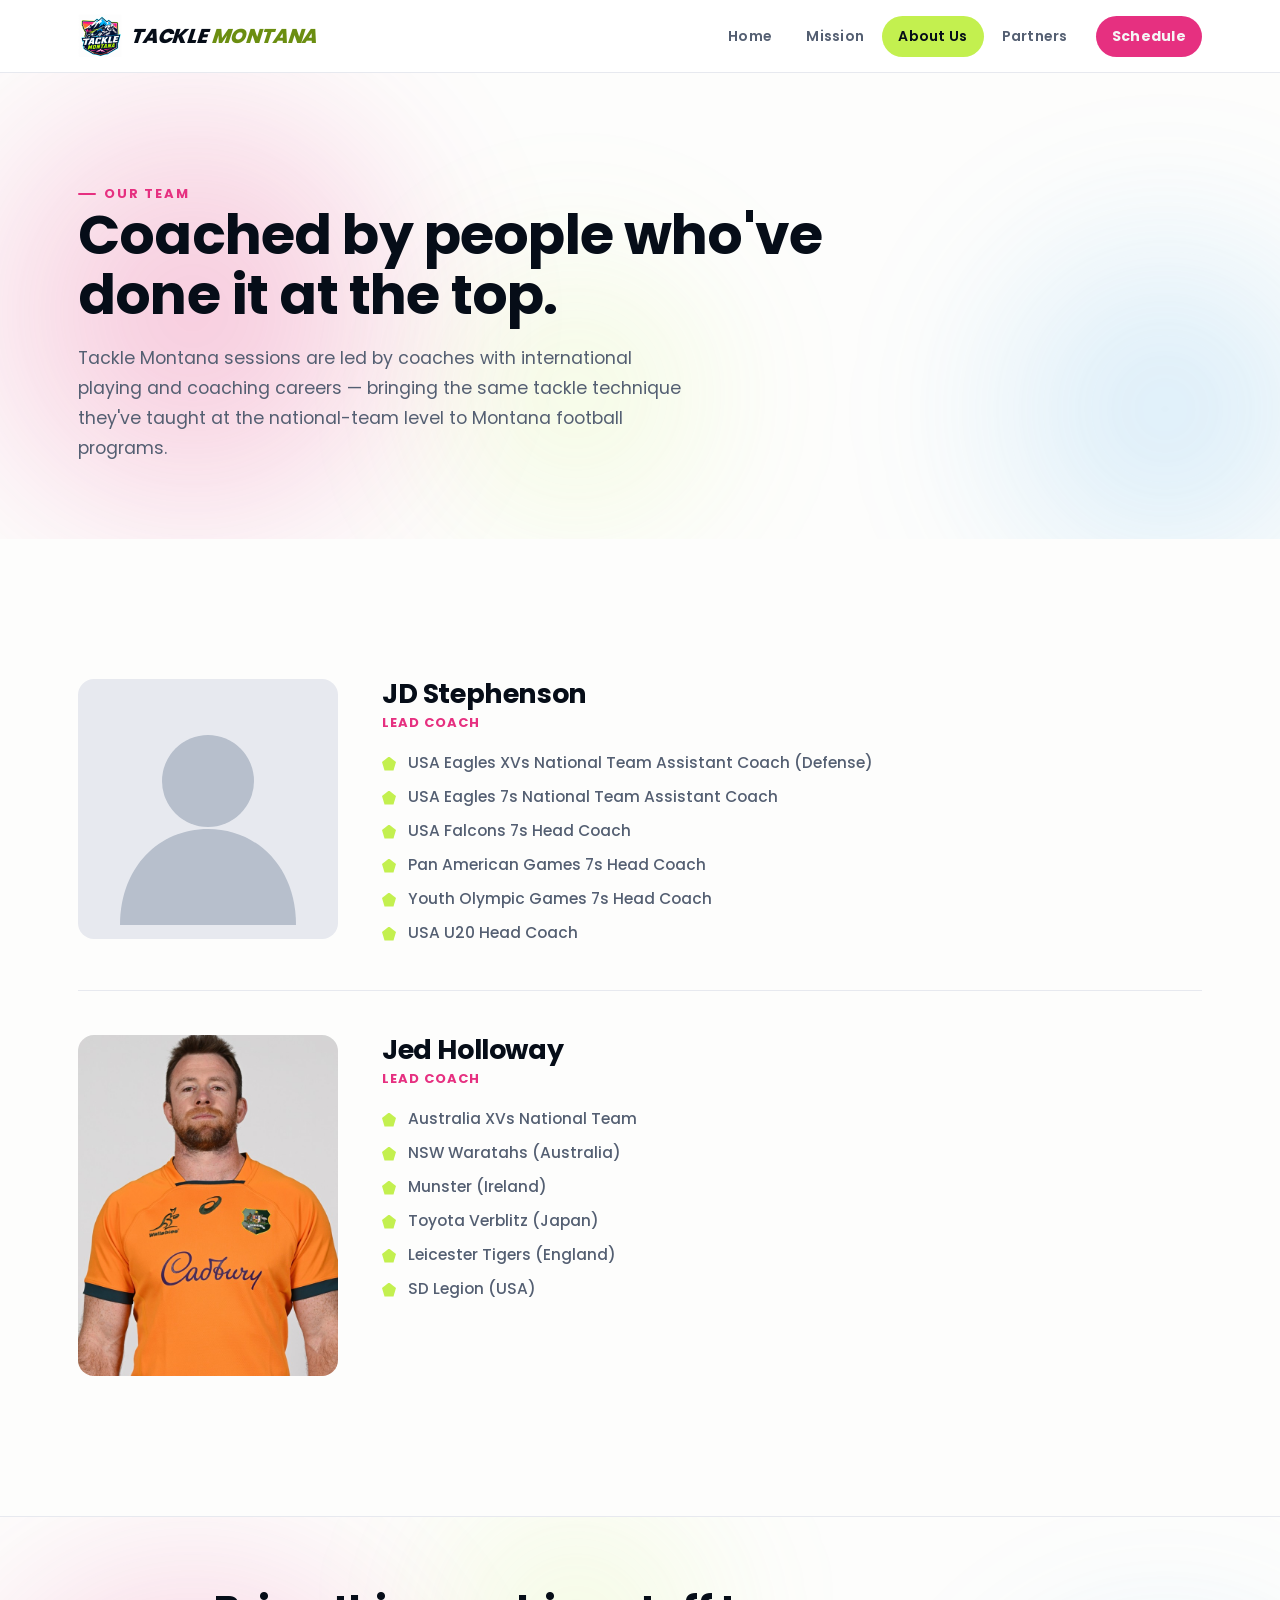
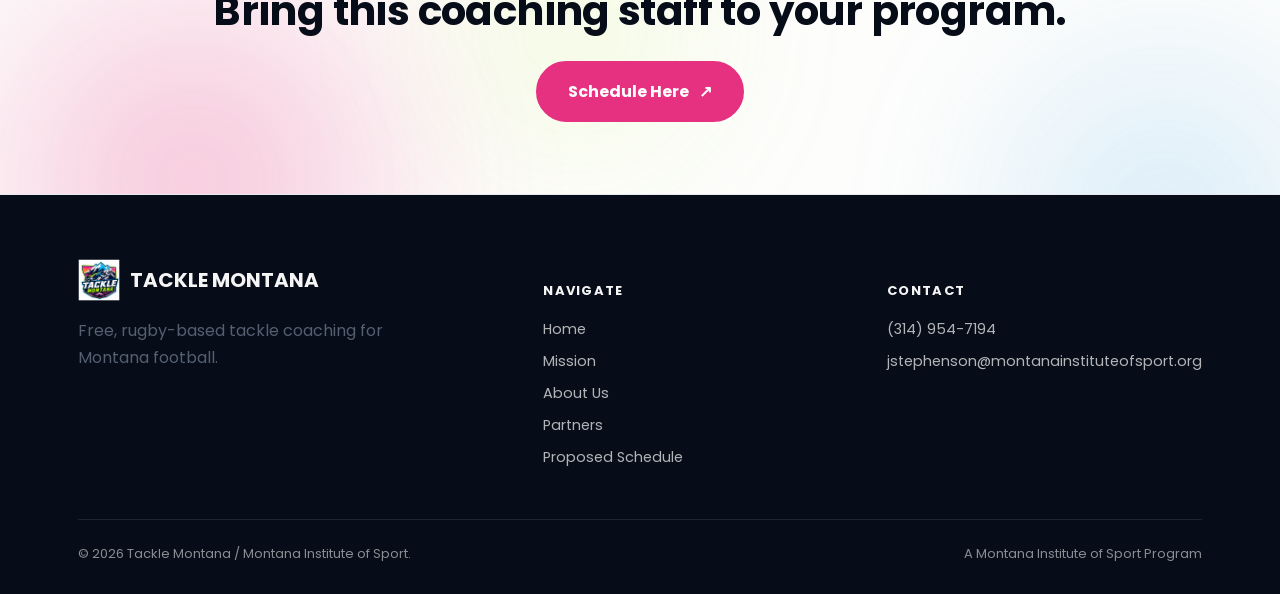
<file: about.html>
<!DOCTYPE html>
<html lang="en">
<head>
<meta charset="UTF-8">
<meta name="viewport" content="width=device-width, initial-scale=1.0">
<title>Our Team — Tackle Montana</title>
<meta name="description" content="Meet the coaches behind Tackle Montana — international rugby coaches bringing elite-level tackle technique to Montana football programs.">
<link rel="preconnect" href="https://fonts.googleapis.com">
<link rel="preconnect" href="https://fonts.gstatic.com" crossorigin>
<link href="https://fonts.googleapis.com/css2?family=Poppins:wght@400;500;600;700;800&display=swap" rel="stylesheet">
<!-- Google Analytics (GA4) -->
<script async src="https://www.googletagmanager.com/gtag/js?id=G-GXDLJEYWB1"></script>
<script>
  window.dataLayer = window.dataLayer || [];
  function gtag(){dataLayer.push(arguments);}
  gtag('js', new Date());
  gtag('config', 'G-GXDLJEYWB1');
</script>
<link rel="stylesheet" href="styles.css">
<link rel="icon" href="favicon.png" type="image/png">
<link rel="apple-touch-icon" href="favicon.png">
<meta name="theme-color" content="#060D18">
<link rel="canonical" href="https://www.tacklemontana.org/about.html">
<meta property="og:type" content="website">
<meta property="og:site_name" content="Tackle Montana">
<meta property="og:title" content="Our Team — Tackle Montana">
<meta property="og:description" content="Meet the coaches behind Tackle Montana — international rugby coaches bringing elite-level tackle technique to Montana football programs.">
<meta property="og:url" content="https://www.tacklemontana.org/about.html">
<meta property="og:image" content="https://www.tacklemontana.org/assets/og_cover.jpg">
<meta property="og:image:alt" content="Tackle Montana coaches running an on-field session with a Montana high school football team">
<meta name="twitter:card" content="summary_large_image">
<script>document.documentElement.classList.add('js');</script>
</head>
<body>

<a class="skip-link" href="#main">Skip to content</a>

<header class="site-header">
  <nav class="nav">
    <a href="index.html" class="nav-brand"><img src="assets/logo_badge_sm.png" alt="" width="44" height="44"><span class="brand-text">TACKLE <span class="accent">MONTANA</span></span></a>
    <button class="nav-toggle" aria-label="Toggle menu" aria-expanded="false">☰</button>
    <div class="nav-links">
      <a href="index.html">Home</a>
      <a href="mission.html">Mission</a>
      <a href="about.html" class="active">About Us</a>
      <a href="partners.html">Partners</a>
      <a href="https://docs.google.com/forms/u/3/d/e/1FAIpQLSf6CSPPVzXjGWTdhNy8_GK6WcX5dSI_mU9gvmukcVmK6zs5qw/viewform?usp=header" class="nav-cta" target="_blank" rel="noopener">Schedule</a>
    </div>
  </nav>
</header>

<main id="main">

<section class="page-hero">
  <div class="ambient"><span></span><span></span><span></span></div>
  <div class="wrap">
    <p class="eyebrow" data-reveal="up">Our Team</p>
    <h1 data-reveal="up">Coached by people who've done it at the top.</h1>
    <p class="lead" data-reveal="up">Tackle Montana sessions are led by coaches with international playing and coaching careers — bringing the same tackle technique they've taught at the national-team level to Montana football programs.</p>
  </div>
</section>

<section class="section-pad">
  <div class="wrap">

    <div class="bio" data-reveal="up">
      <div>
        <svg class="bio-placeholder" viewBox="0 0 260 260" role="img" aria-label="Portrait coming soon">
          <circle cx="130" cy="102" r="46" fill="#B7BFCC"/>
          <path d="M42 246c0-58 39-96 88-96s88 38 88 96" fill="#B7BFCC"/>
        </svg>
      </div>
      <div>
        <h3>JD Stephenson</h3>
        <span class="role">Lead Coach</span>
        <ul class="achieve-list">
          <li>USA Eagles XVs National Team Assistant Coach (Defense)</li>
          <li>USA Eagles 7s National Team Assistant Coach</li>
          <li>USA Falcons 7s Head Coach</li>
          <li>Pan American Games 7s Head Coach</li>
          <li>Youth Olympic Games 7s Head Coach</li>
          <li>USA U20 Head Coach</li>
        </ul>
      </div>
    </div>

    <div class="bio" data-reveal="up">
      <div>
        <img src="assets/jed_holloway.jpg" alt="Coach Jed Holloway addressing Gallatin Raptors players during a training session" width="700" height="918" loading="lazy" decoding="async">
      </div>
      <div>
        <h3>Jed Holloway</h3>
        <span class="role">Lead Coach</span>
        <ul class="achieve-list">
          <li>Australia XVs National Team</li>
          <li>NSW Waratahs (Australia)</li>
          <li>Munster (Ireland)</li>
          <li>Toyota Verblitz (Japan)</li>
          <li>Leicester Tigers (England)</li>
          <li>SD Legion (USA)</li>
        </ul>
      </div>
    </div>

  </div>
</section>

<section class="cta-band">
  <div class="ambient"><span></span><span></span><span></span></div>
  <div class="wrap" data-reveal="up">
    <h2>Bring this coaching staff to your program.</h2>
    <a href="https://docs.google.com/forms/u/3/d/e/1FAIpQLSf6CSPPVzXjGWTdhNy8_GK6WcX5dSI_mU9gvmukcVmK6zs5qw/viewform?usp=header" class="btn btn-pink" target="_blank" rel="noopener">Schedule Here <span class="arrow">↗</span></a>
  </div>
</section>

</main>

<footer class="site-footer">
  <div class="wrap">
    <div class="footer-grid">
      <div>
        <div class="footer-brand"><img src="assets/logo_badge_sm.png" alt="" width="42" height="42" loading="lazy" decoding="async">TACKLE MONTANA</div>
        <p class="footer-blurb">Free, rugby-based tackle coaching for Montana football.</p>
      </div>
      <div class="footer-col">
        <h5>Navigate</h5>
        <a href="index.html">Home</a>
        <a href="mission.html">Mission</a>
        <a href="about.html">About Us</a>
        <a href="partners.html">Partners</a>
        <a href="schedule.html">Proposed Schedule</a>
      </div>

      <div class="footer-col">
        <h5>Contact</h5>
        <a href="tel:3149547194">(314) 954-7194</a>
        <a href="mailto:jstephenson@montanainstituteofsport.org">jstephenson@montanainstituteofsport.org</a>
      </div>
    </div>
    <div class="footer-bottom">
      <span>© 2026 Tackle Montana / Montana Institute of Sport.</span>
      <span>A Montana Institute of Sport Program</span>
    </div>
  </div>
</footer>

<script src="script.js"></script>
</body>
</html>
</file>
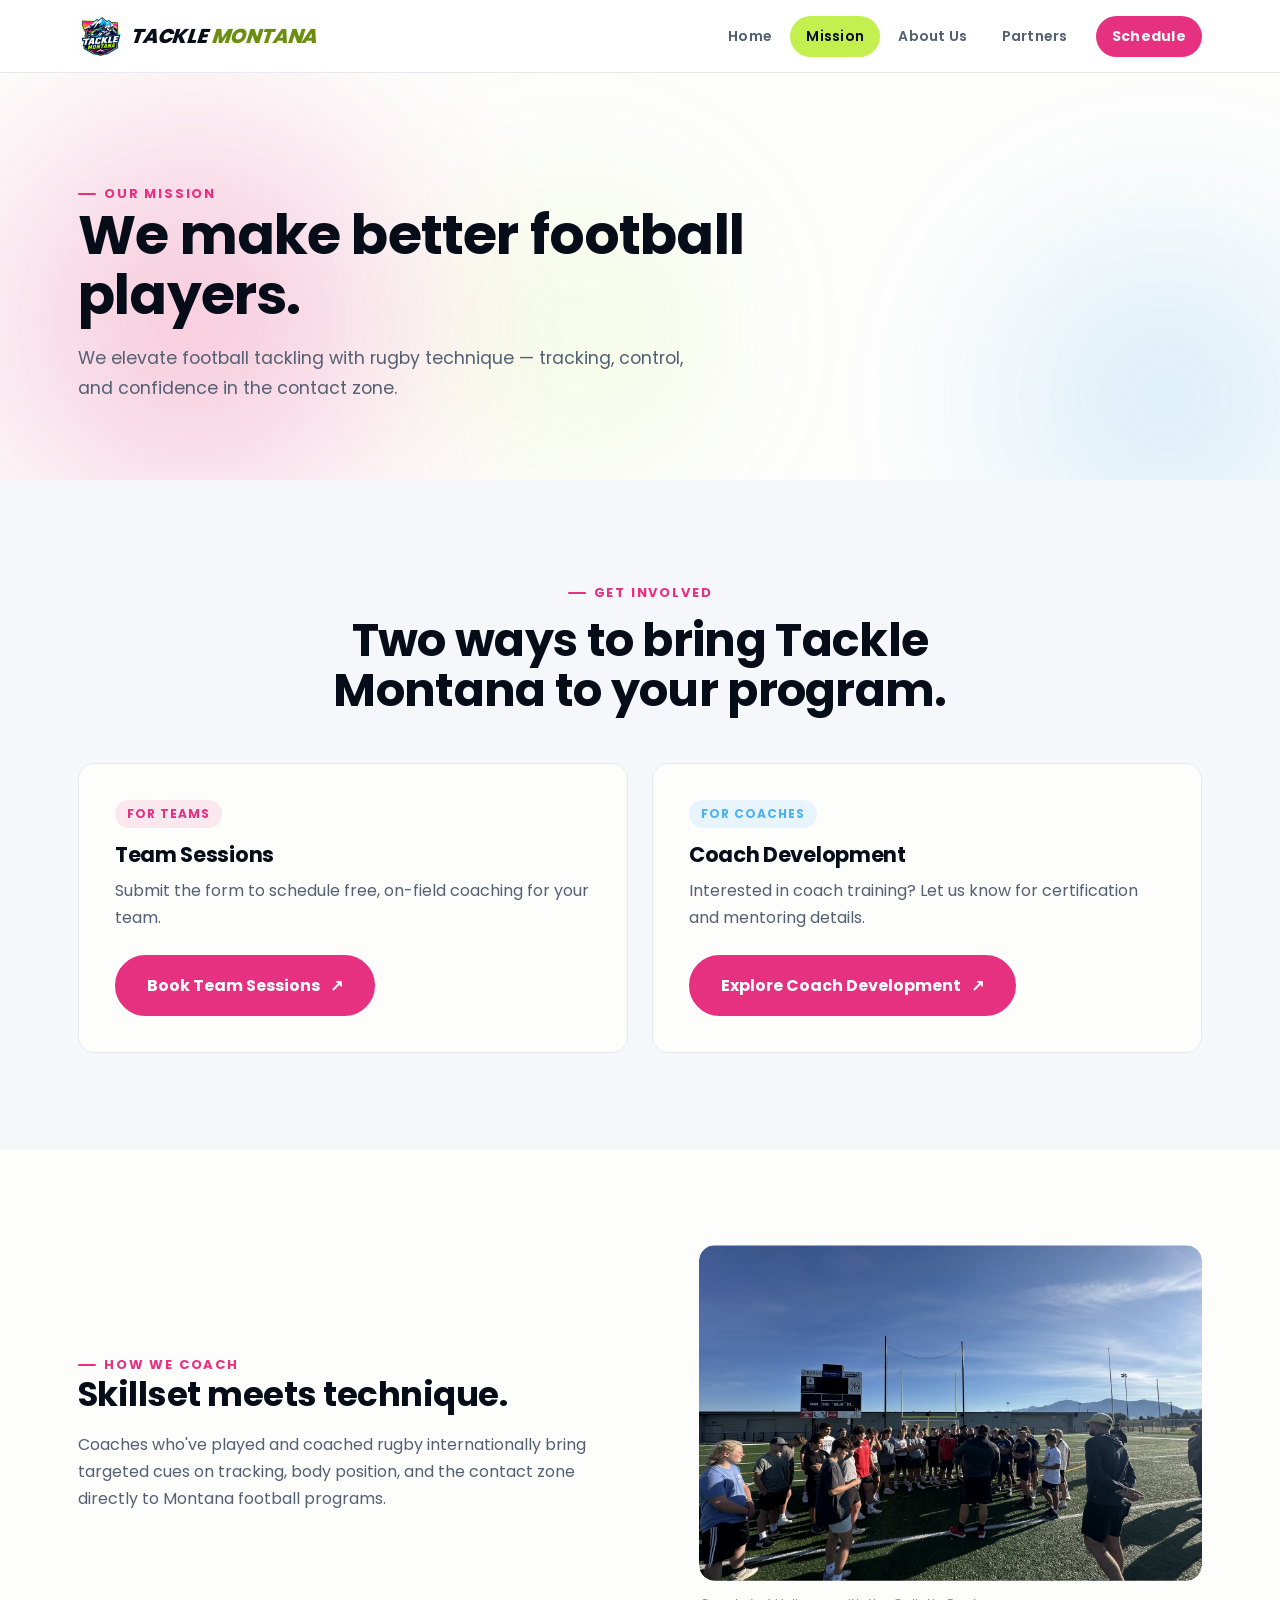
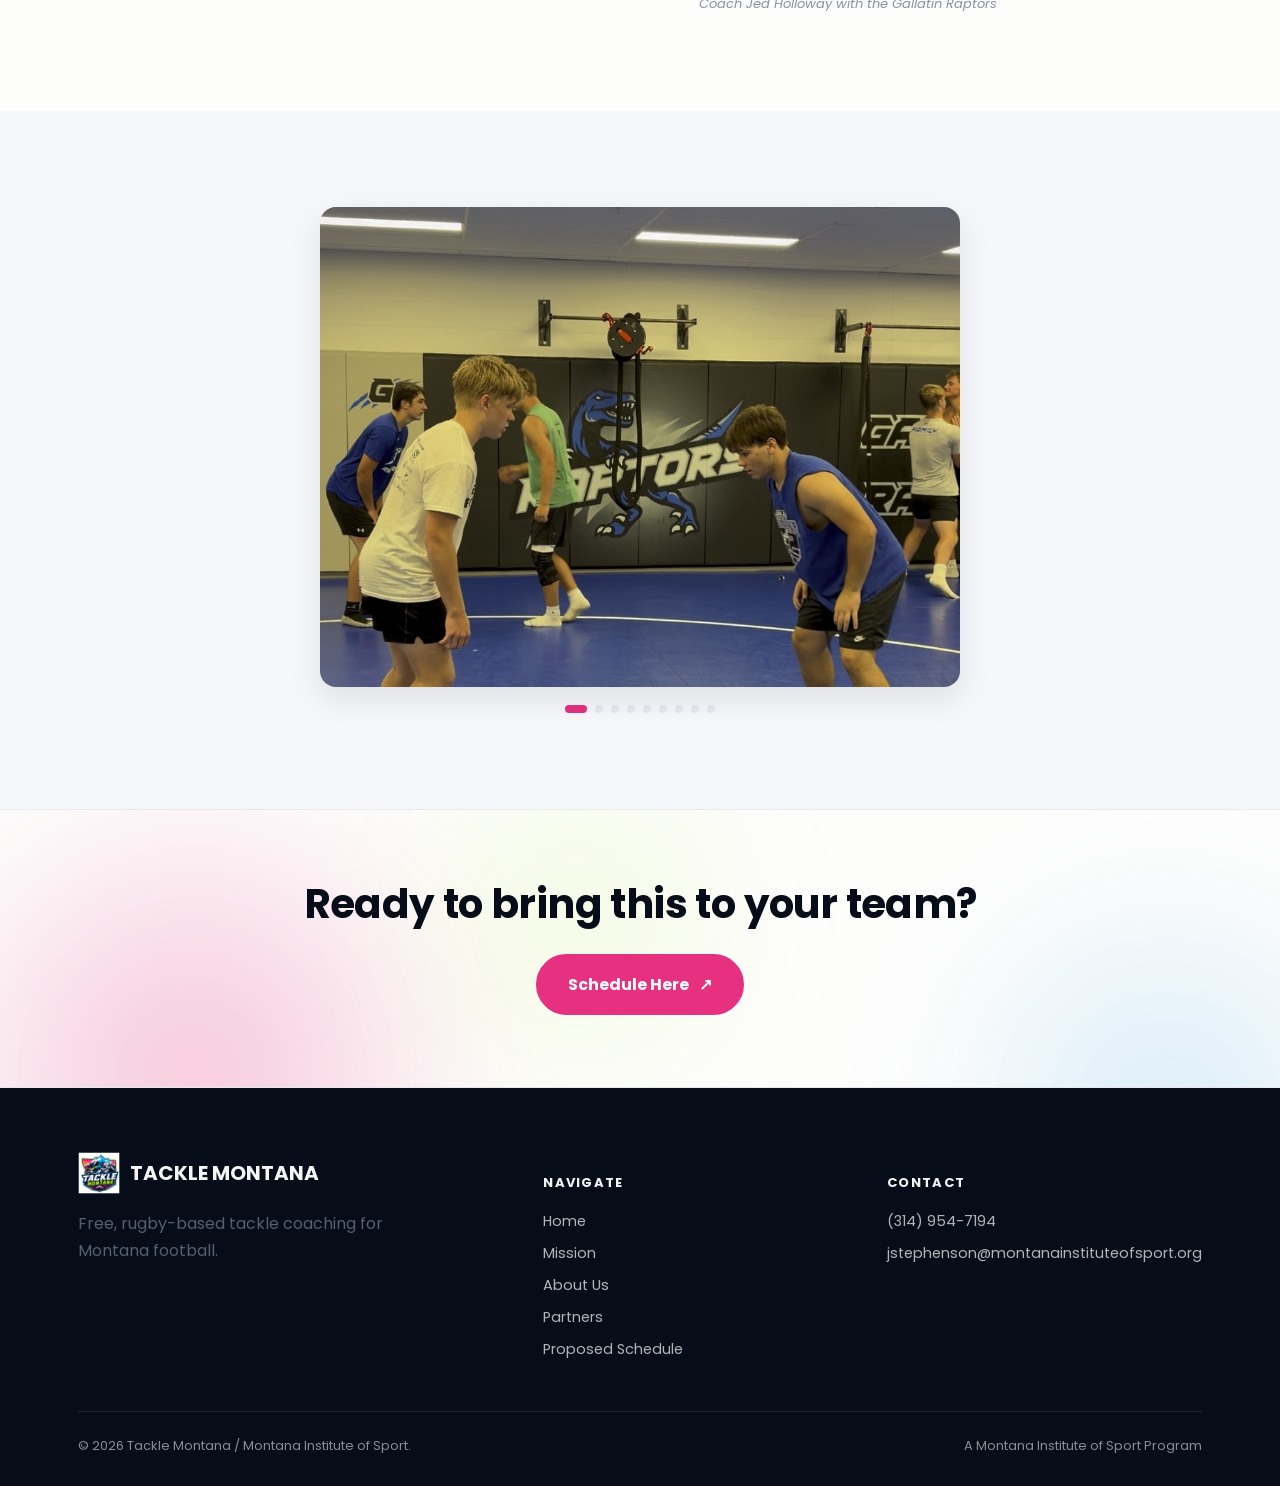
<file: mission.html>
<!DOCTYPE html>
<html lang="en">
<head>
<meta charset="UTF-8">
<meta name="viewport" content="width=device-width, initial-scale=1.0">
<title>Our Mission — Tackle Montana</title>
<meta name="description" content="Free rugby-based tackle coaching for Montana football — building tracking, control, and confidence in the contact zone.">
<link rel="preconnect" href="https://fonts.googleapis.com">
<link rel="preconnect" href="https://fonts.gstatic.com" crossorigin>
<link href="https://fonts.googleapis.com/css2?family=Poppins:wght@400;500;600;700;800&display=swap" rel="stylesheet">
<!-- Google Analytics (GA4) -->
<script async src="https://www.googletagmanager.com/gtag/js?id=G-GXDLJEYWB1"></script>
<script>
  window.dataLayer = window.dataLayer || [];
  function gtag(){dataLayer.push(arguments);}
  gtag('js', new Date());
  gtag('config', 'G-GXDLJEYWB1');
</script>
<link rel="stylesheet" href="styles.css">
<link rel="icon" href="favicon.png" type="image/png">
<link rel="apple-touch-icon" href="favicon.png">
<meta name="theme-color" content="#060D18">
<link rel="canonical" href="https://www.tacklemontana.org/mission.html">
<meta property="og:type" content="website">
<meta property="og:site_name" content="Tackle Montana">
<meta property="og:title" content="Our Mission — Tackle Montana">
<meta property="og:description" content="Free rugby-based tackle coaching for Montana football — building tracking, control, and confidence in the contact zone.">
<meta property="og:url" content="https://www.tacklemontana.org/mission.html">
<meta property="og:image" content="https://www.tacklemontana.org/assets/og_cover.jpg">
<meta property="og:image:alt" content="Tackle Montana coaches running an on-field session with a Montana high school football team">
<meta name="twitter:card" content="summary_large_image">
<script>document.documentElement.classList.add('js');</script>
</head>
<body>

<a class="skip-link" href="#main">Skip to content</a>

<header class="site-header">
  <nav class="nav">
    <a href="index.html" class="nav-brand"><img src="assets/logo_badge_sm.png" alt="" width="44" height="44"><span class="brand-text">TACKLE <span class="accent">MONTANA</span></span></a>
    <button class="nav-toggle" aria-label="Toggle menu" aria-expanded="false">☰</button>
    <div class="nav-links">
      <a href="index.html">Home</a>
      <a href="mission.html" class="active">Mission</a>
      <a href="about.html">About Us</a>
      <a href="partners.html">Partners</a>
      <a href="https://docs.google.com/forms/u/3/d/e/1FAIpQLSf6CSPPVzXjGWTdhNy8_GK6WcX5dSI_mU9gvmukcVmK6zs5qw/viewform?usp=header" class="nav-cta" target="_blank" rel="noopener">Schedule</a>
    </div>
  </nav>
</header>

<main id="main">

<section class="page-hero">
  <div class="ambient"><span></span><span></span><span></span></div>
  <div class="wrap">
    <p class="eyebrow" data-reveal="up">Our Mission</p>
    <h1 data-reveal="up">We make better football players.</h1>
    <p class="lead" data-reveal="up">We elevate football tackling with rugby technique — tracking, control, and confidence in the contact zone.</p>
  </div>
</section>

<section class="section-pad section-alt">
  <div class="wrap">
    <div class="section-head center" data-reveal="up">
      <p class="eyebrow">Get Involved</p>
      <h2>Two ways to bring Tackle Montana to your program.</h2>
    </div>
    <div class="two-cta reveal-stagger">
      <div class="cta-card r-item">
        <span class="tag">For Teams</span>
        <h4>Team Sessions</h4>
        <p>Submit the form to schedule free, on-field coaching for your team.</p>
        <a href="https://docs.google.com/forms/u/3/d/e/1FAIpQLSf6CSPPVzXjGWTdhNy8_GK6WcX5dSI_mU9gvmukcVmK6zs5qw/viewform?usp=header" class="btn btn-pink" target="_blank" rel="noopener">Book Team Sessions <span class="arrow">↗</span></a>
      </div>
      <div class="cta-card r-item">
        <span class="tag">For Coaches</span>
        <h4>Coach Development</h4>
        <p>Interested in coach training? Let us know for certification and mentoring details.</p>
        <a href="https://docs.google.com/forms/u/3/d/e/1FAIpQLSf6CSPPVzXjGWTdhNy8_GK6WcX5dSI_mU9gvmukcVmK6zs5qw/viewform?usp=header" class="btn btn-pink" target="_blank" rel="noopener">Explore Coach Development <span class="arrow">↗</span></a>
      </div>
    </div>
  </div>
</section>

<section class="section-pad">
  <div class="wrap">
    <div class="split" data-reveal="fade">
      <div data-reveal="up">
        <p class="eyebrow">How We Coach</p>
        <h3>Skillset meets technique.</h3>
        <p>Coaches who've played and coached rugby internationally bring targeted cues on tracking, body position, and the contact zone directly to Montana football programs.</p>
      </div>
      <div class="split-media" data-reveal="right">
        <div class="reveal-clip">
          <img src="assets/coach_bozeman.jpg" alt="Coach Jed Holloway huddled with Gallatin Raptors players on the field" width="1600" height="1066" loading="lazy" decoding="async">
        </div>
        <p class="caption">Coach Jed Holloway with the Gallatin Raptors</p>
      </div>
    </div>
  </div>
</section>

<section class="section-pad section-alt">
  <div class="wrap">
    <div class="carousel" data-reveal="scale">
      <div class="carousel-track">
        <img src="assets/team_practice.jpg" alt="Gallatin Raptors players facing off in stance drills" width="899" height="674" loading="lazy" decoding="async">
        <img src="assets/tackle_wrap_demo.jpg" alt="Coach demonstrating a rugby-style tackle wrap with Billings Central players" width="899" height="674" loading="lazy" decoding="async">
        <img src="assets/coach_gallatin.jpg" alt="Gallatin Raptors football players training on the field" width="1600" height="1066" loading="lazy" decoding="async">
        <img src="assets/coach_bozeman.jpg" alt="Coach Jed Holloway huddled with Gallatin Raptors players on the field" width="1600" height="1066" loading="lazy" decoding="async">
        <img src="assets/team_huddle_bc.jpg" alt="Billings Central players huddled around their coach during a training session" width="899" height="674" loading="lazy" decoding="async">
        <img src="assets/butte_field.jpg" alt="Butte High Bulldogs stadium before a Tackle Montana session" width="1600" height="1200" loading="lazy" decoding="async">
        <img src="assets/butte_warmup.jpg" alt="Butte High Bulldogs players warming up during a Tackle Montana session" width="1600" height="1200" loading="lazy" decoding="async">
        <img src="assets/butte_drills.jpg" alt="Butte High Bulldogs players running drills with Tackle Montana" width="1600" height="1200" loading="lazy" decoding="async">
        <img src="assets/butte_lineup.jpg" alt="Butte High Bulldogs players lined up for sprints during a Tackle Montana session" width="1600" height="1200" loading="lazy" decoding="async">
      </div>
    </div>
    <div class="carousel-dots"></div>
  </div>
</section>

<section class="cta-band">
  <div class="ambient"><span></span><span></span><span></span></div>
  <div class="wrap" data-reveal="up">
    <h2>Ready to bring this to your team?</h2>
    <a href="https://docs.google.com/forms/u/3/d/e/1FAIpQLSf6CSPPVzXjGWTdhNy8_GK6WcX5dSI_mU9gvmukcVmK6zs5qw/viewform?usp=header" class="btn btn-pink" target="_blank" rel="noopener">Schedule Here <span class="arrow">↗</span></a>
  </div>
</section>

</main>

<footer class="site-footer">
  <div class="wrap">
    <div class="footer-grid">
      <div>
        <div class="footer-brand"><img src="assets/logo_badge_sm.png" alt="" width="42" height="42" loading="lazy" decoding="async">TACKLE MONTANA</div>
        <p class="footer-blurb">Free, rugby-based tackle coaching for Montana football.</p>
      </div>
      <div class="footer-col">
        <h5>Navigate</h5>
        <a href="index.html">Home</a>
        <a href="mission.html">Mission</a>
        <a href="about.html">About Us</a>
        <a href="partners.html">Partners</a>
        <a href="schedule.html">Proposed Schedule</a>
      </div>

      <div class="footer-col">
        <h5>Contact</h5>
        <a href="tel:3149547194">(314) 954-7194</a>
        <a href="mailto:jstephenson@montanainstituteofsport.org">jstephenson@montanainstituteofsport.org</a>
      </div>
    </div>
    <div class="footer-bottom">
      <span>© 2026 Tackle Montana / Montana Institute of Sport.</span>
      <span>A Montana Institute of Sport Program</span>
    </div>
  </div>
</footer>

<script src="script.js"></script>
</body>
</html>
</file>
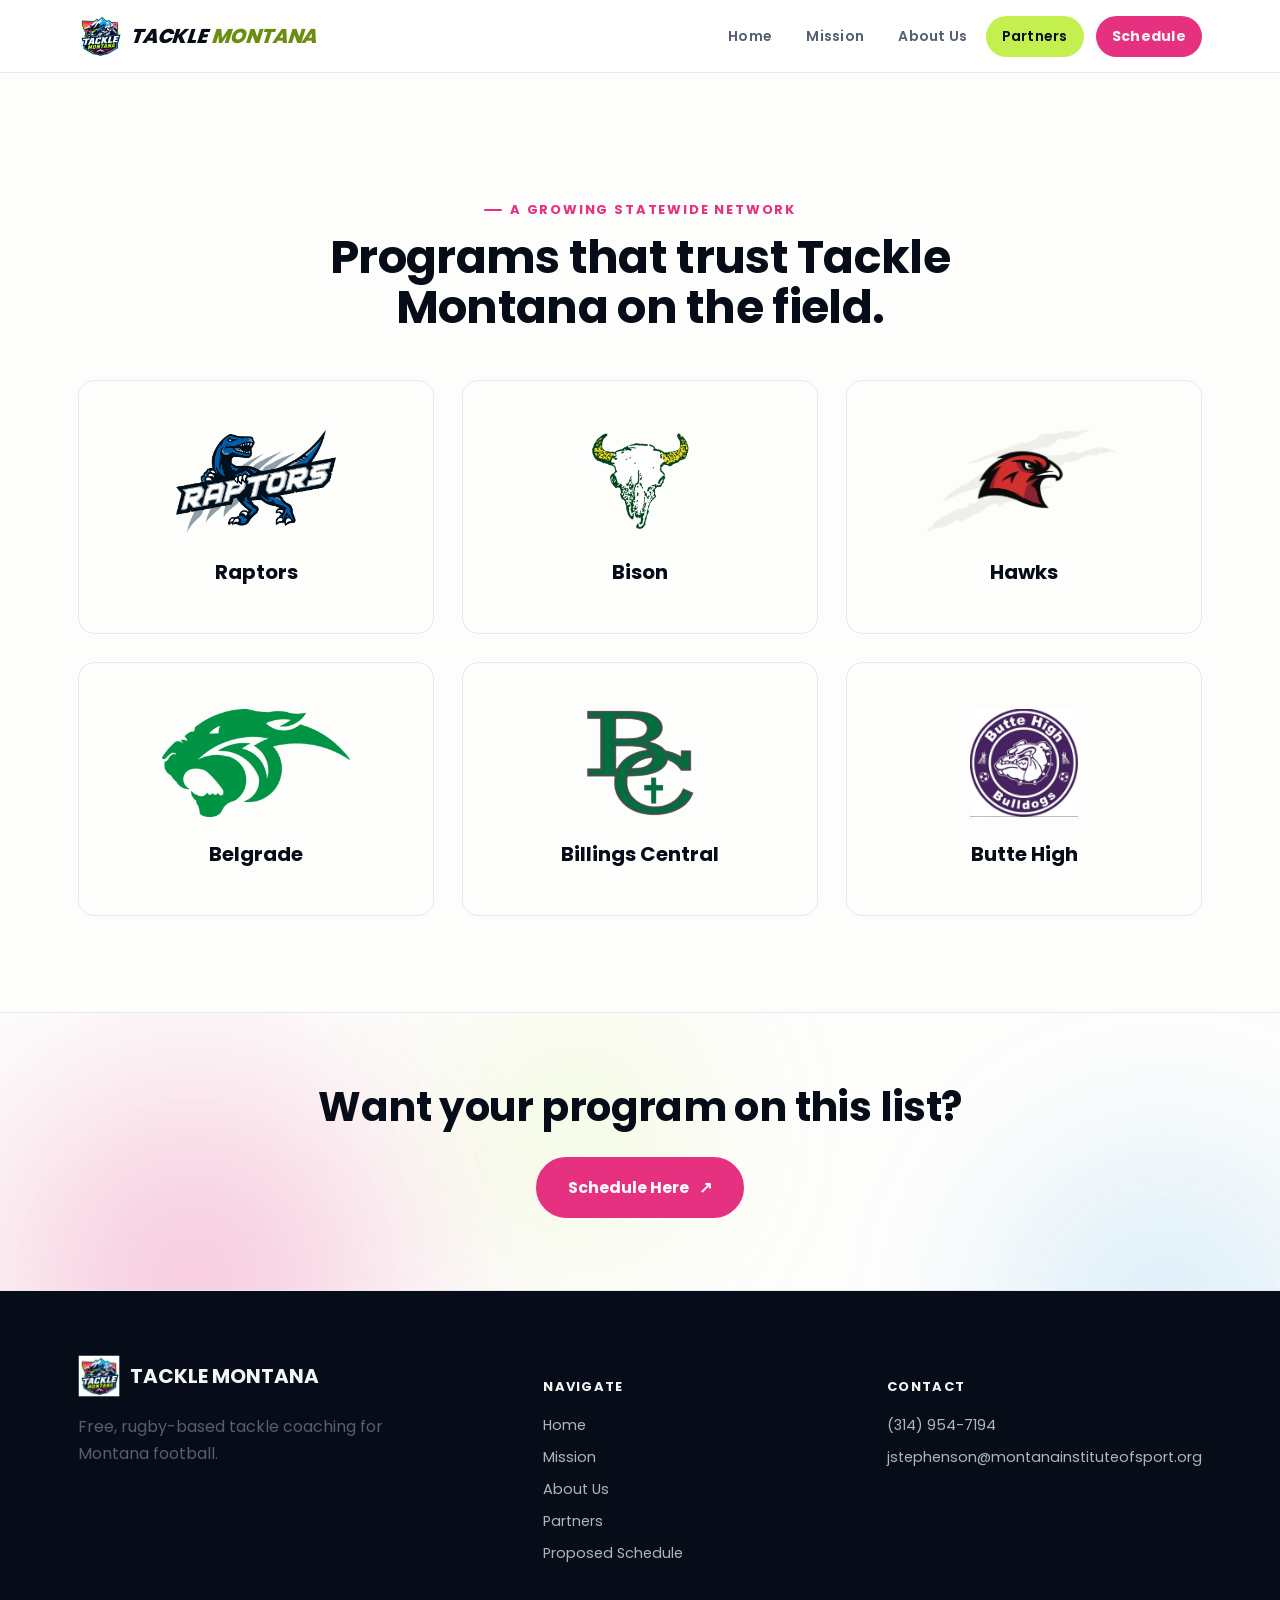
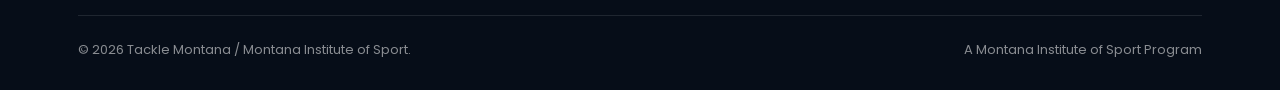
<file: partners.html>
<!DOCTYPE html>
<html lang="en">
<head>
<meta charset="UTF-8">
<meta name="viewport" content="width=device-width, initial-scale=1.0">
<title>Our Partners — Tackle Montana</title>
<meta name="description" content="Montana school programs partnering with Tackle Montana to bring safer, rugby-based tackle technique to their football teams.">
<link rel="preconnect" href="https://fonts.googleapis.com">
<link rel="preconnect" href="https://fonts.gstatic.com" crossorigin>
<link href="https://fonts.googleapis.com/css2?family=Poppins:wght@400;500;600;700;800&display=swap" rel="stylesheet">
<!-- Google Analytics (GA4) -->
<script async src="https://www.googletagmanager.com/gtag/js?id=G-GXDLJEYWB1"></script>
<script>
  window.dataLayer = window.dataLayer || [];
  function gtag(){dataLayer.push(arguments);}
  gtag('js', new Date());
  gtag('config', 'G-GXDLJEYWB1');
</script>
<link rel="stylesheet" href="styles.css">
<link rel="icon" href="favicon.png" type="image/png">
<link rel="apple-touch-icon" href="favicon.png">
<meta name="theme-color" content="#060D18">
<link rel="canonical" href="https://www.tacklemontana.org/partners.html">
<meta property="og:type" content="website">
<meta property="og:site_name" content="Tackle Montana">
<meta property="og:title" content="Our Partners — Tackle Montana">
<meta property="og:description" content="Montana school programs partnering with Tackle Montana to bring safer, rugby-based tackle technique to their football teams.">
<meta property="og:url" content="https://www.tacklemontana.org/partners.html">
<meta property="og:image" content="https://www.tacklemontana.org/assets/og_cover.jpg">
<meta property="og:image:alt" content="Tackle Montana coaches running an on-field session with a Montana high school football team">
<meta name="twitter:card" content="summary_large_image">
<script>document.documentElement.classList.add('js');</script>
</head>
<body>

<a class="skip-link" href="#main">Skip to content</a>

<header class="site-header">
  <nav class="nav">
    <a href="index.html" class="nav-brand"><img src="assets/logo_badge_sm.png" alt="" width="44" height="44"><span class="brand-text">TACKLE <span class="accent">MONTANA</span></span></a>
    <button class="nav-toggle" aria-label="Toggle menu" aria-expanded="false">☰</button>
    <div class="nav-links">
      <a href="index.html">Home</a>
      <a href="mission.html">Mission</a>
      <a href="about.html">About Us</a>
      <a href="partners.html" class="active">Partners</a>
      <a href="https://docs.google.com/forms/u/3/d/e/1FAIpQLSf6CSPPVzXjGWTdhNy8_GK6WcX5dSI_mU9gvmukcVmK6zs5qw/viewform?usp=header" class="nav-cta" target="_blank" rel="noopener">Schedule</a>
    </div>
  </nav>
</header>

<main id="main">

<section class="section-pad" style="padding-top:calc(var(--section-pad) + 24px);">
  <div class="wrap">
    <div class="section-head center" data-reveal="up">
      <p class="eyebrow">A Growing Statewide Network</p>
      <h1>Programs that trust Tackle Montana on the field.</h1>
    </div>
    <div class="partners-grid reveal-stagger">
      <div class="partner-card r-item">
        <img src="assets/logo_raptors.png" alt="Raptors partner school logo" width="565" height="367" decoding="async">
        <div class="pname">Raptors</div>
      </div>
      <div class="partner-card r-item">
        <img src="assets/logo_bison.png" alt="Bison partner school logo" width="218" height="216" decoding="async">
        <div class="pname">Bison</div>
      </div>
      <div class="partner-card r-item">
        <img src="assets/logo_hawk.png" alt="Hawk partner school logo" width="847" height="458" decoding="async">
        <div class="pname">Hawks</div>
      </div>
      <div class="partner-card r-item">
        <img src="assets/logo_belgrade.png" alt="Belgrade Panthers partner school logo" width="300" height="173" decoding="async">
        <div class="pname">Belgrade</div>
      </div>
      <div class="partner-card r-item">
        <img src="assets/logo_billings_central.png" alt="Billings Central partner school logo" width="388" height="383" decoding="async">
        <div class="pname">Billings Central</div>
      </div>
      <div class="partner-card r-item">
        <img src="assets/logo_butte.png" alt="Butte High Bulldogs partner school logo" width="500" height="500" decoding="async">
        <div class="pname">Butte High</div>
      </div>
    </div>
  </div>
</section>

<section class="cta-band">
  <div class="ambient"><span></span><span></span><span></span></div>
  <div class="wrap" data-reveal="up">
    <h2>Want your program on this list?</h2>
    <a href="https://docs.google.com/forms/u/3/d/e/1FAIpQLSf6CSPPVzXjGWTdhNy8_GK6WcX5dSI_mU9gvmukcVmK6zs5qw/viewform?usp=header" class="btn btn-pink" target="_blank" rel="noopener">Schedule Here <span class="arrow">↗</span></a>
  </div>
</section>

</main>

<footer class="site-footer">
  <div class="wrap">
    <div class="footer-grid">
      <div>
        <div class="footer-brand"><img src="assets/logo_badge_sm.png" alt="" width="42" height="42" decoding="async">TACKLE MONTANA</div>
        <p class="footer-blurb">Free, rugby-based tackle coaching for Montana football.</p>
      </div>
      <div class="footer-col">
        <h5>Navigate</h5>
        <a href="index.html">Home</a>
        <a href="mission.html">Mission</a>
        <a href="about.html">About Us</a>
        <a href="partners.html">Partners</a>
        <a href="schedule.html">Proposed Schedule</a>
      </div>

      <div class="footer-col">
        <h5>Contact</h5>
        <a href="tel:3149547194">(314) 954-7194</a>
        <a href="mailto:jstephenson@montanainstituteofsport.org">jstephenson@montanainstituteofsport.org</a>
      </div>
    </div>
    <div class="footer-bottom">
      <span>© 2026 Tackle Montana / Montana Institute of Sport.</span>
      <span>A Montana Institute of Sport Program</span>
    </div>
  </div>
</footer>

<script src="script.js"></script>
</body>
</html>
</file>
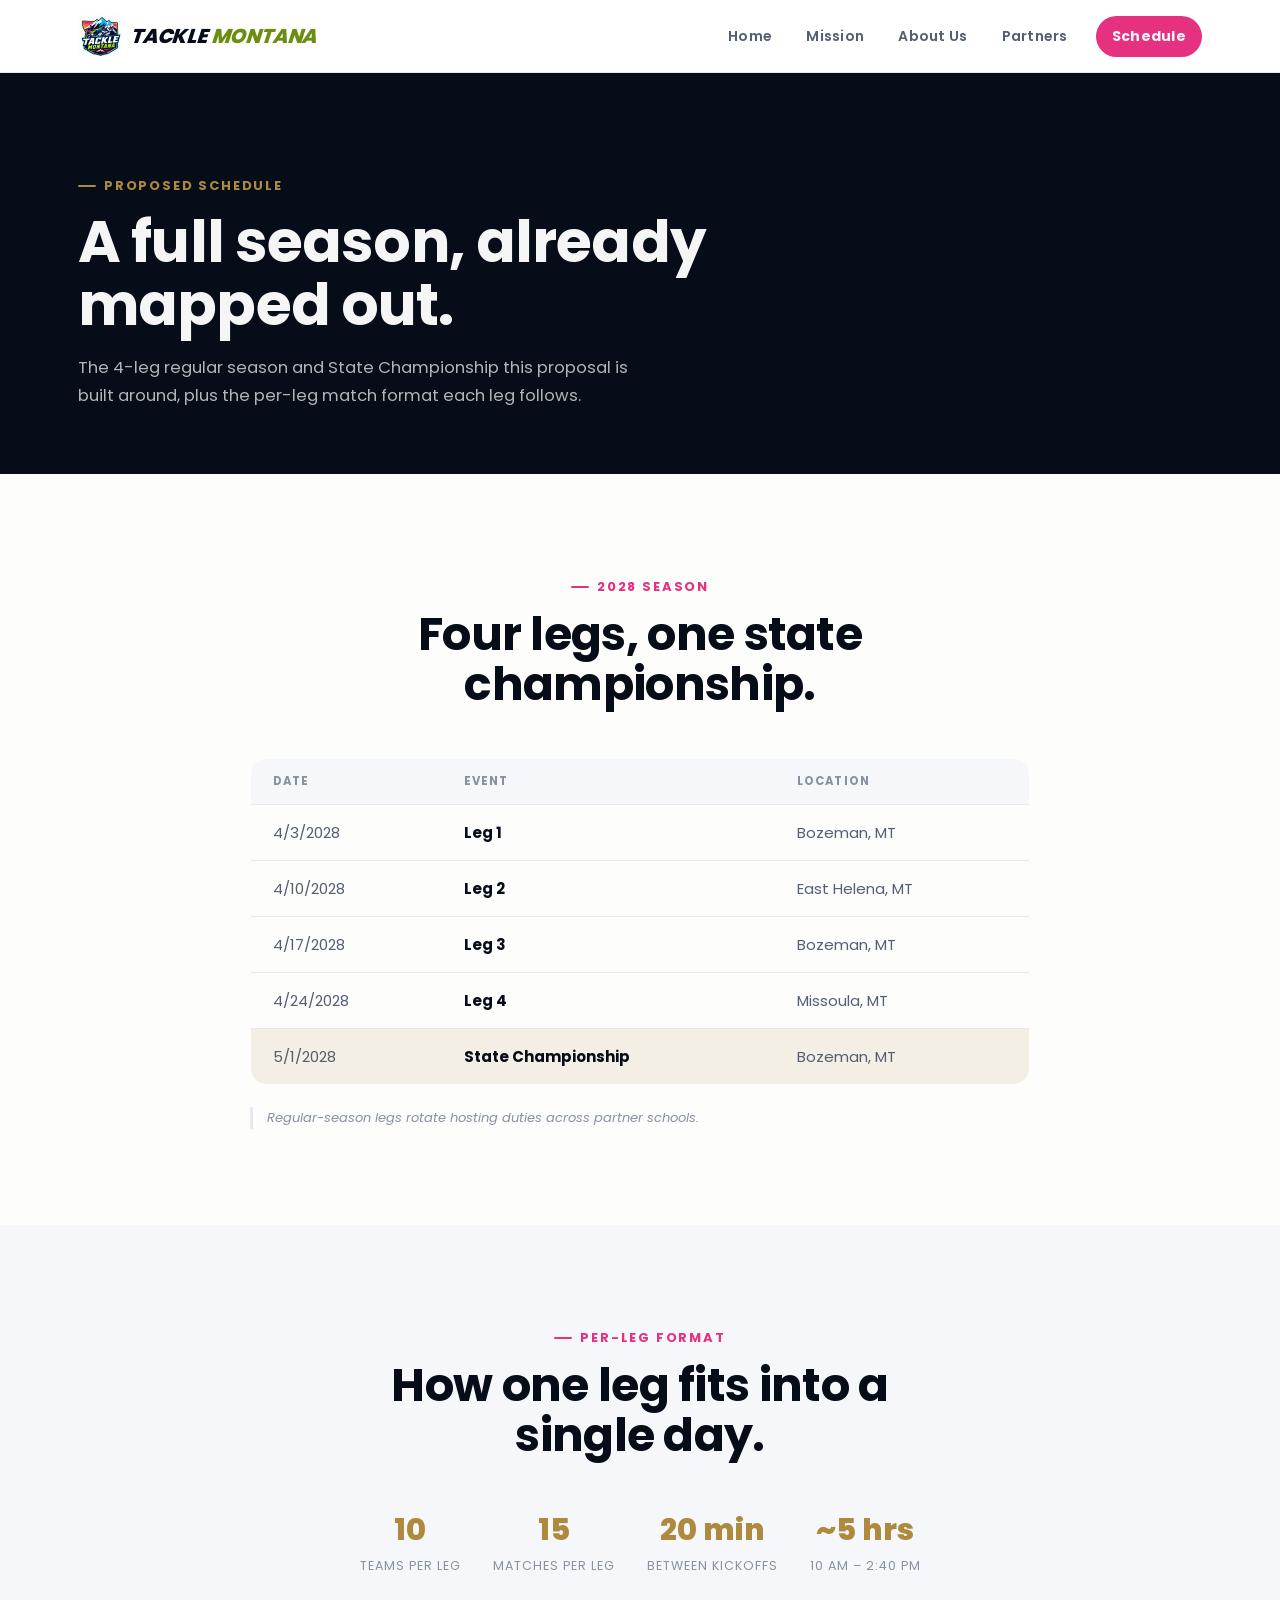
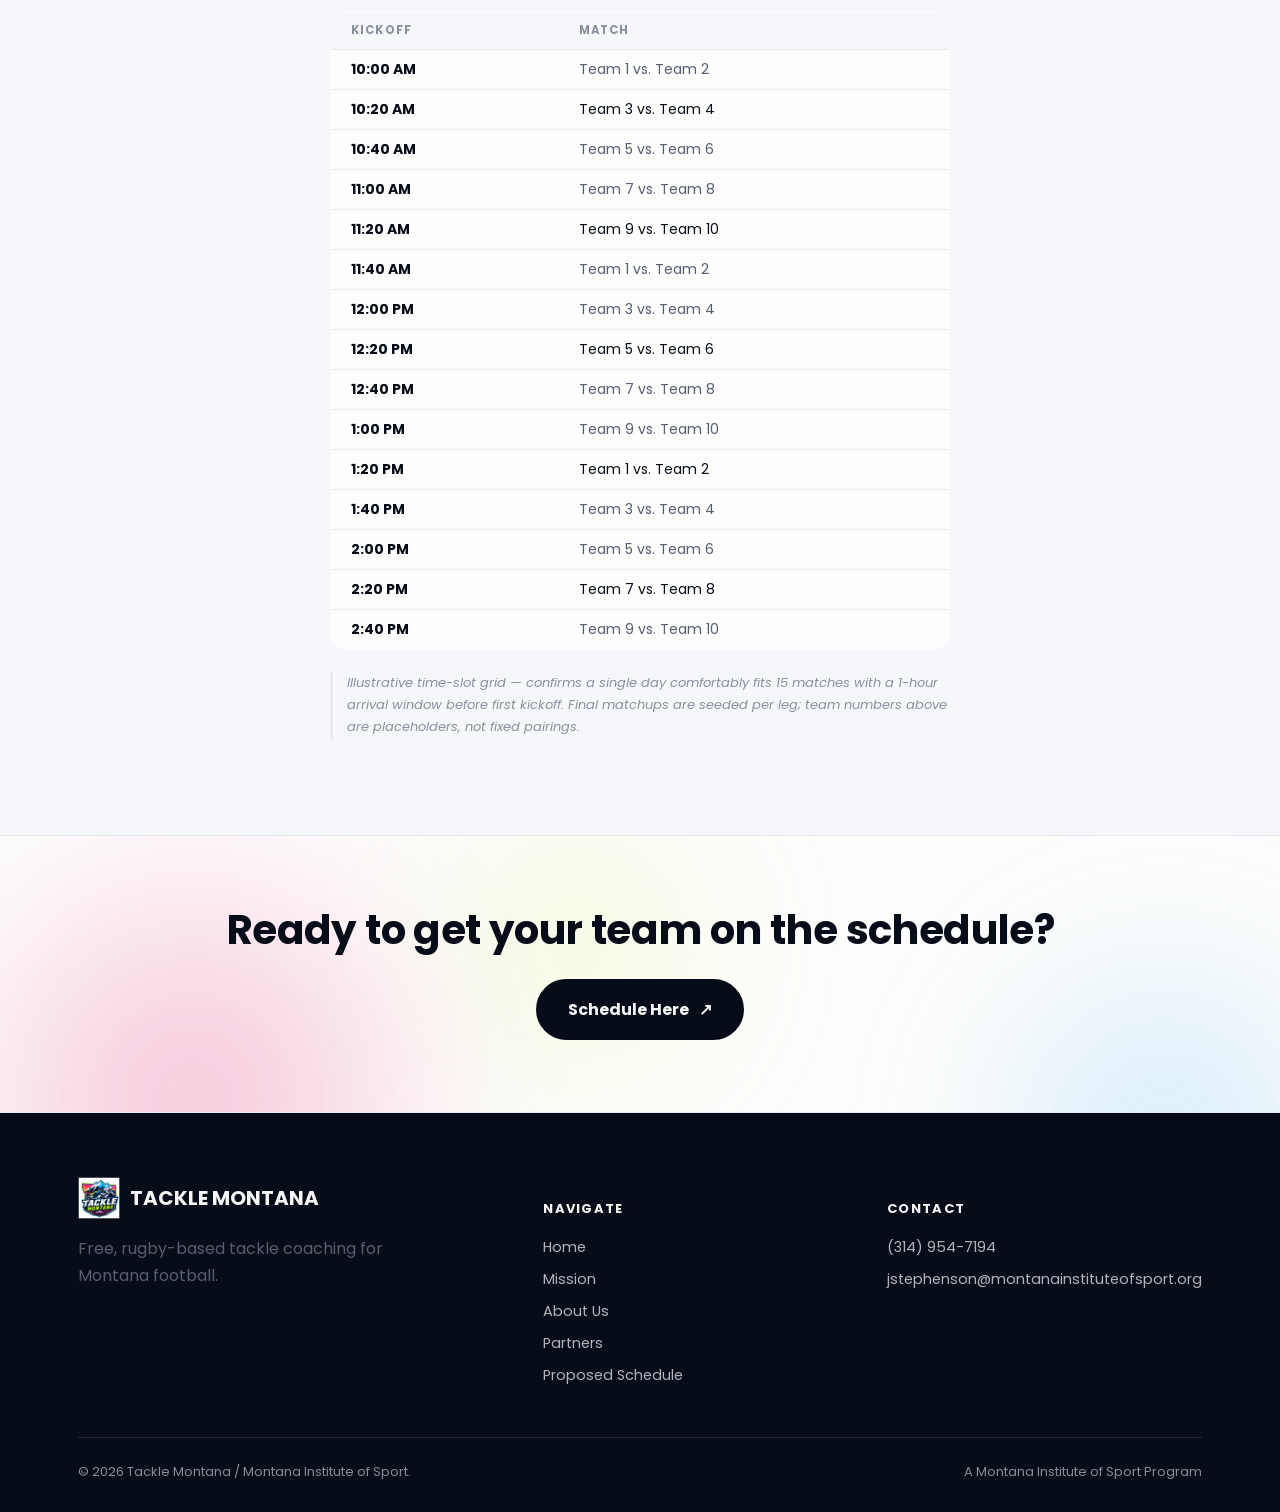
<file: schedule.html>
<!DOCTYPE html>
<html lang="en">
<head>
<meta charset="UTF-8">
<meta name="viewport" content="width=device-width, initial-scale=1.0">
<title>Proposed Schedule — Tackle Montana</title>
<meta name="description" content="The proposed 2028 varsity rugby season for Montana: a 4-leg regular season plus State Championship, and the per-leg match format each leg follows.">
<link rel="preconnect" href="https://fonts.googleapis.com">
<link rel="preconnect" href="https://fonts.gstatic.com" crossorigin>
<link href="https://fonts.googleapis.com/css2?family=Poppins:wght@400;500;600;700;800&display=swap" rel="stylesheet">
<!-- Google Analytics (GA4) -->
<script async src="https://www.googletagmanager.com/gtag/js?id=G-GXDLJEYWB1"></script>
<script>
  window.dataLayer = window.dataLayer || [];
  function gtag(){dataLayer.push(arguments);}
  gtag('js', new Date());
  gtag('config', 'G-GXDLJEYWB1');
</script>
<link rel="stylesheet" href="styles.css">
<link rel="icon" href="favicon.png" type="image/png">
<link rel="apple-touch-icon" href="favicon.png">
<meta name="theme-color" content="#060D18">
<link rel="canonical" href="https://www.tacklemontana.org/schedule.html">
<meta property="og:type" content="website">
<meta property="og:site_name" content="Tackle Montana">
<meta property="og:title" content="Proposed Schedule — Tackle Montana">
<meta property="og:description" content="The proposed 2028 varsity rugby season for Montana: a 4-leg regular season plus State Championship, and the per-leg match format each leg follows.">
<meta property="og:url" content="https://www.tacklemontana.org/schedule.html">
<meta property="og:image" content="https://www.tacklemontana.org/assets/og_cover.jpg">
<meta property="og:image:alt" content="Tackle Montana coaches running an on-field session with a Montana high school football team">
<meta name="twitter:card" content="summary_large_image">
<script>document.documentElement.classList.add('js');</script>
<style>
  /* Page-specific tables. The shared navy/gold ledger treatment (.budget-hero,
     .budget-note, --gold) lives in styles.css alongside pricing.html's copy. */
  .season-table { width: 100%; border-collapse: collapse; background: var(--paper); border: 1px solid var(--line); border-radius: var(--radius); overflow: hidden; max-width: 780px; margin: 0 auto; }
  .season-table th { text-align: left; font-size: 11.5px; letter-spacing: 0.1em; text-transform: uppercase; color: var(--ink-faint); font-weight: 700; background: #F6F7FA; padding: 14px 22px; border-bottom: 1px solid var(--line); }
  .season-table td { padding: 16px 22px; border-bottom: 1px solid var(--line); font-size: 15px; }
  .season-table tr:last-of-type td { border-bottom: none; }
  .season-table tr.championship-row td { background: var(--gold-soft); }
  .season-table .leg-name { font-family: var(--font-display); font-weight: 700; color: var(--navy-deep); }
  .season-table .leg-date { color: var(--ink-soft); white-space: nowrap; }
  .season-table .leg-loc { color: var(--ink-soft); }

  .grid-table { width: 100%; border-collapse: collapse; max-width: 620px; margin: 0 auto; background: var(--paper); border: 1px solid var(--line); border-radius: var(--radius); overflow: hidden; }
  .grid-table th { text-align: left; font-size: 11.5px; letter-spacing: 0.1em; text-transform: uppercase; color: var(--ink-faint); font-weight: 700; background: #F6F7FA; padding: 10px 20px; border-bottom: 1px solid var(--line); }
  .grid-table td { padding: 9px 20px; border-bottom: 1px solid var(--line); font-size: 14px; color: var(--ink-soft); }
  .grid-table tr:last-of-type td { border-bottom: none; }
  .grid-table .time-cell { font-weight: 700; color: var(--navy-deep); white-space: nowrap; }
  .grid-table tr:nth-child(3n+2) td:not(.time-cell) { color: var(--navy-deep); }

  .format-stats { display: flex; flex-wrap: wrap; gap: 32px; justify-content: center; margin: 0 auto 36px; }
  .format-stat { text-align: center; }
  .format-stat .num { font-family: var(--font-display); font-weight: 800; font-size: 30px; color: var(--gold); }
  .format-stat .lbl { font-size: 12.5px; color: var(--ink-faint); text-transform: uppercase; letter-spacing: 0.08em; margin-top: 4px; }

  /* Notes here sit under the narrower match-grid table. */
  .budget-note { max-width: 620px; }

  @media (max-width: 560px) {
    .season-table th, .season-table td { padding: 12px 16px; }
    .grid-table th, .grid-table td { padding: 8px 14px; }
  }
</style>
</head>
<body>

<a class="skip-link" href="#main">Skip to content</a>

<header class="site-header">
  <nav class="nav">
    <a href="index.html" class="nav-brand"><img src="assets/logo_badge_sm.png" alt="" width="44" height="44"><span class="brand-text">TACKLE <span class="accent">MONTANA</span></span></a>
    <button class="nav-toggle" aria-label="Toggle menu" aria-expanded="false">☰</button>
    <div class="nav-links">
      <a href="index.html">Home</a>
      <a href="mission.html">Mission</a>
      <a href="about.html">About Us</a>
      <a href="partners.html">Partners</a>
      <a href="https://docs.google.com/forms/u/3/d/e/1FAIpQLSf6CSPPVzXjGWTdhNy8_GK6WcX5dSI_mU9gvmukcVmK6zs5qw/viewform?usp=header" class="nav-cta" target="_blank" rel="noopener">Schedule</a>
    </div>
  </nav>
</header>

<main id="main">

<section class="budget-hero">
  <div class="wrap">
    <p class="eyebrow" data-reveal="up">Proposed Schedule</p>
    <h1 data-reveal="up">A full season, already mapped out.</h1>
    <p class="lead" data-reveal="up">The 4-leg regular season and State Championship this proposal is built around, plus the per-leg match format each leg follows.</p>
  </div>
</section>

<section class="section-pad">
  <div class="wrap">
    <div class="section-head center" data-reveal="up">
      <p class="eyebrow">2028 Season</p>
      <h2>Four legs, one state championship.</h2>
    </div>

    <table class="season-table" data-reveal="up">
      <thead>
        <tr><th>Date</th><th>Event</th><th>Location</th></tr>
      </thead>
      <tbody>
        <tr>
          <td class="leg-date">4/3/2028</td>
          <td class="leg-name">Leg 1</td>
          <td class="leg-loc">Bozeman, MT</td>
        </tr>
        <tr>
          <td class="leg-date">4/10/2028</td>
          <td class="leg-name">Leg 2</td>
          <td class="leg-loc">East Helena, MT</td>
        </tr>
        <tr>
          <td class="leg-date">4/17/2028</td>
          <td class="leg-name">Leg 3</td>
          <td class="leg-loc">Bozeman, MT</td>
        </tr>
        <tr>
          <td class="leg-date">4/24/2028</td>
          <td class="leg-name">Leg 4</td>
          <td class="leg-loc">Missoula, MT</td>
        </tr>
        <tr class="championship-row">
          <td class="leg-date">5/1/2028</td>
          <td class="leg-name">State Championship</td>
          <td class="leg-loc">Bozeman, MT</td>
        </tr>
      </tbody>
    </table>

    <p class="budget-note" style="max-width:780px;">Regular-season legs rotate hosting duties across partner schools.</p>
  </div>
</section>

<section class="section-pad section-alt">
  <div class="wrap">
    <div class="section-head center" data-reveal="up">
      <p class="eyebrow">Per-Leg Format</p>
      <h2>How one leg fits into a single day.</h2>
    </div>

    <div class="format-stats" data-reveal="up">
      <div class="format-stat"><div class="num">10</div><div class="lbl">Teams per leg</div></div>
      <div class="format-stat"><div class="num">15</div><div class="lbl">Matches per leg</div></div>
      <div class="format-stat"><div class="num">20 min</div><div class="lbl">Between kickoffs</div></div>
      <div class="format-stat"><div class="num">~5 hrs</div><div class="lbl">10 AM – 2:40 PM</div></div>
    </div>

    <table class="grid-table" data-reveal="up">
      <thead><tr><th>Kickoff</th><th>Match</th></tr></thead>
      <tbody>
        <tr><td class="time-cell">10:00 AM</td><td>Team 1 vs. Team 2</td></tr>
        <tr><td class="time-cell">10:20 AM</td><td>Team 3 vs. Team 4</td></tr>
        <tr><td class="time-cell">10:40 AM</td><td>Team 5 vs. Team 6</td></tr>
        <tr><td class="time-cell">11:00 AM</td><td>Team 7 vs. Team 8</td></tr>
        <tr><td class="time-cell">11:20 AM</td><td>Team 9 vs. Team 10</td></tr>
        <tr><td class="time-cell">11:40 AM</td><td>Team 1 vs. Team 2</td></tr>
        <tr><td class="time-cell">12:00 PM</td><td>Team 3 vs. Team 4</td></tr>
        <tr><td class="time-cell">12:20 PM</td><td>Team 5 vs. Team 6</td></tr>
        <tr><td class="time-cell">12:40 PM</td><td>Team 7 vs. Team 8</td></tr>
        <tr><td class="time-cell">1:00 PM</td><td>Team 9 vs. Team 10</td></tr>
        <tr><td class="time-cell">1:20 PM</td><td>Team 1 vs. Team 2</td></tr>
        <tr><td class="time-cell">1:40 PM</td><td>Team 3 vs. Team 4</td></tr>
        <tr><td class="time-cell">2:00 PM</td><td>Team 5 vs. Team 6</td></tr>
        <tr><td class="time-cell">2:20 PM</td><td>Team 7 vs. Team 8</td></tr>
        <tr><td class="time-cell">2:40 PM</td><td>Team 9 vs. Team 10</td></tr>
      </tbody>
    </table>

    <p class="budget-note">Illustrative time-slot grid — confirms a single day comfortably fits 15 matches with a 1-hour arrival window before first kickoff. Final matchups are seeded per leg; team numbers above are placeholders, not fixed pairings.</p>
  </div>
</section>

<section class="cta-band">
  <div class="ambient"><span></span><span></span><span></span></div>
  <div class="wrap" data-reveal="up">
    <h2>Ready to get your team on the schedule?</h2>
    <a href="https://docs.google.com/forms/u/3/d/e/1FAIpQLSf6CSPPVzXjGWTdhNy8_GK6WcX5dSI_mU9gvmukcVmK6zs5qw/viewform?usp=header" class="btn btn-dark" target="_blank" rel="noopener">Schedule Here <span class="arrow">↗</span></a>
  </div>
</section>

</main>

<footer class="site-footer">
  <div class="wrap">
    <div class="footer-grid">
      <div>
        <div class="footer-brand"><img src="assets/logo_badge_sm.png" alt="" width="42" height="42" loading="lazy" decoding="async">TACKLE MONTANA</div>
        <p class="footer-blurb">Free, rugby-based tackle coaching for Montana football.</p>
      </div>
      <div class="footer-col">
        <h5>Navigate</h5>
        <a href="index.html">Home</a>
        <a href="mission.html">Mission</a>
        <a href="about.html">About Us</a>
        <a href="partners.html">Partners</a>
        <a href="schedule.html">Proposed Schedule</a>
      </div>
      <div class="footer-col">
        <h5>Contact</h5>
        <a href="tel:3149547194">(314) 954-7194</a>
        <a href="mailto:jstephenson@montanainstituteofsport.org">jstephenson@montanainstituteofsport.org</a>
      </div>
    </div>
    <div class="footer-bottom">
      <span>© 2026 Tackle Montana / Montana Institute of Sport.</span>
      <span>A Montana Institute of Sport Program</span>
    </div>
  </div>
</footer>

<script src="script.js"></script>
</body>
</html>
</file>
<file: styles.css>
/* ============================================
   TACKLE MONTANA — Design Tokens
   ============================================ */
:root {
  --navy:        #0A1628;
  --navy-deep:   #060D18;
  --navy-soft:   #13233B;
  --navy-rgb:    10, 22, 40;
  --sky:         #4FB0F0;
  --sky-rgb:     79, 176, 240;
  --lime:        #C3F04F;
  --lime-deep:   #6B8E11;
  --lime-rgb:    195, 240, 79;
  --pink:        #E63080;
  --pink-rgb:    230, 48, 128;
  --orange:      #E67A40;
  /* Ledger accent, used by the Budget + Proposed Schedule proposal pages. */
  --gold:        #AD8A3D;
  --gold-soft:   rgba(173, 138, 61, 0.12);
  --white:       #F5F5F5;
  --paper:       #FDFDFC;
  --ink:         #10182B;
  --ink-soft:    #545F72;
  --ink-faint:   #8891A0;
  --line:        #E7E9EF;

  --font-display: "Poppins", sans-serif;
  --font-body: "Poppins", sans-serif;

  --container: 1180px;
  --container-narrow: 760px;
  --radius-sm: 10px;
  --radius: 16px;
  --radius-lg: 24px;

  /* premium "expo-out" easing — quick start, long soft settle */
  --ease: cubic-bezier(.16, 1, .3, 1);
  --ease-soft: cubic-bezier(.22, 1, .36, 1);
  --ease-spring: cubic-bezier(.34, 1.4, .64, 1);

  --shadow-sm: 0 2px 8px rgba(10, 22, 40, 0.06);
  --shadow-md: 0 12px 32px rgba(10, 22, 40, 0.10);
  --shadow-lg: 0 24px 64px rgba(10, 22, 40, 0.16);
  --shadow-navy: 0 24px 64px rgba(6, 13, 24, 0.45);

  --section-pad: clamp(64px, 5vw + 32px, 148px);
  --section-pad-sm: clamp(48px, 3vw + 24px, 96px);
}

* { box-sizing: border-box; }
html { scroll-behavior: smooth; }

@media (prefers-reduced-motion: reduce) {
  html { scroll-behavior: auto; }
  *, *::before, *::after { animation-duration: 0.001ms !important; transition-duration: 0.001ms !important; scroll-behavior: auto !important; }
}

body {
  margin: 0;
  font-family: var(--font-body);
  color: var(--ink);
  background: var(--paper);
  -webkit-font-smoothing: antialiased;
  -moz-osx-font-smoothing: grayscale;
  overflow-x: clip;
}

img { max-width: 100%; height: auto; display: block; }
a { color: inherit; text-decoration: none; }
ul { margin: 0; padding: 0; list-style: none; }
button { font: inherit; }

/* Positioned by default so content always stacks above a section's .ambient
   blobs (which sit at z-index 0) without per-page inline styles. */
.wrap {
  position: relative;
  z-index: 1;
  max-width: var(--container);
  margin: 0 auto;
  padding: 0 28px;
}

/* Keyboard users land here first; visually hidden until focused. */
.skip-link {
  position: absolute;
  top: 8px;
  left: 8px;
  z-index: 200;
  padding: 12px 20px;
  border-radius: 100px;
  background: var(--navy-deep);
  color: var(--white);
  font-weight: 700;
  font-size: 14px;
  transform: translateY(-140%);
  transition: transform .25s var(--ease);
}
.skip-link:focus-visible { transform: translateY(0); }

/* Clears the sticky header when the skip link jumps to content. */
#main { scroll-margin-top: 88px; }

h1, h2, h3, h4 {
  font-family: var(--font-display);
  font-weight: 700;
  text-transform: none;
  letter-spacing: -0.015em;
  line-height: 1.08;
  margin: 0;
}

.eyebrow {
  font-family: var(--font-body);
  font-weight: 700;
  font-size: 13px;
  letter-spacing: 0.14em;
  text-transform: uppercase;
  color: var(--pink);
  display: inline-flex;
  align-items: center;
  gap: 8px;
}
.eyebrow::before {
  content: "";
  width: 18px;
  height: 2px;
  background: currentColor;
  border-radius: 2px;
}

p { line-height: 1.7; color: var(--ink-soft); margin: 0; }

::selection { background: var(--pink); color: var(--white); }

:focus-visible {
  outline: 3px solid var(--sky);
  outline-offset: 3px;
  border-radius: 4px;
}

/* ============================================
   AMBIENT GRADIENT BACKGROUNDS
   ============================================ */
.ambient {
  position: absolute;
  inset: 0;
  overflow: hidden;
  pointer-events: none;
  z-index: 0;
}
.ambient span {
  position: absolute;
  border-radius: 50%;
  filter: blur(70px);
  opacity: 0.55;
  will-change: transform;
  animation: drift 26s var(--ease-soft) infinite alternate;
}
.ambient span:nth-child(1) {
  width: 46vw; height: 46vw; max-width: 620px; max-height: 620px;
  top: -12%; left: -8%;
  background: radial-gradient(circle, rgba(var(--pink-rgb), 0.55), transparent 70%);
  animation-delay: 0s;
}
.ambient span:nth-child(2) {
  width: 38vw; height: 38vw; max-width: 520px; max-height: 520px;
  top: 20%; right: -10%;
  background: radial-gradient(circle, rgba(var(--sky-rgb), 0.45), transparent 70%);
  animation-delay: -8s;
}
.ambient span:nth-child(3) {
  width: 30vw; height: 30vw; max-width: 420px; max-height: 420px;
  bottom: -10%; left: 30%;
  background: radial-gradient(circle, rgba(var(--lime-rgb), 0.35), transparent 70%);
  animation-delay: -16s;
}
@keyframes drift {
  0%   { transform: translate3d(0, 0, 0) scale(1); }
  50%  { transform: translate3d(3%, -4%, 0) scale(1.08); }
  100% { transform: translate3d(-4%, 3%, 0) scale(0.96); }
}
@media (prefers-reduced-motion: reduce) {
  .ambient span { animation: none; }
}
@media (max-width: 700px) {
  .ambient span { filter: blur(46px); }
}

/* ============================================
   NAV
   ============================================ */
.site-header {
  position: sticky;
  top: 0;
  z-index: 100;
  background: rgba(255, 255, 255, 0.86);
  backdrop-filter: blur(16px) saturate(160%);
  -webkit-backdrop-filter: blur(16px) saturate(160%);
  border-bottom: 1px solid var(--line);
  transition: box-shadow .3s var(--ease), background .3s var(--ease);
}
.site-header.scrolled {
  background: rgba(255, 255, 255, 0.97);
  box-shadow: 0 8px 24px rgba(10,22,40,0.08);
}
.nav {
  display: flex;
  align-items: center;
  justify-content: space-between;
  padding: 14px 28px;
  max-width: var(--container);
  margin: 0 auto;
  transition: padding .3s var(--ease);
}
.nav-brand {
  display: flex;
  align-items: center;
  gap: 10px;
  color: var(--navy-deep);
}
.nav-brand img { height: 44px; width: auto; }
.nav-brand .brand-text {
  font-family: var(--font-display);
  font-size: 20px;
  font-weight: 800;
  letter-spacing: -0.01em;
  font-style: italic;
  transform: skew(-8deg);
  display: inline-block;
}
.nav-brand span.accent { color: var(--lime-deep); }

.nav-links {
  display: flex;
  align-items: center;
  gap: 2px;
}
.nav-links a {
  position: relative;
  color: var(--ink-soft);
  font-weight: 600;
  font-size: 14px;
  letter-spacing: 0.02em;
  padding: 10px 16px;
  border-radius: 100px;
  transition: color .2s var(--ease), background .2s var(--ease);
}
.nav-links a:hover { color: var(--navy-deep); background: #F6F7FA; }
.nav-links a.active { color: var(--navy-deep); background: var(--lime); }

.nav-cta {
  background: var(--pink) !important;
  color: var(--white) !important;
  font-weight: 700 !important;
  margin-left: 10px;
  box-shadow: 0 0 0 0 rgba(var(--pink-rgb), 0.5);
  transition: color .2s var(--ease), background .2s var(--ease), transform .25s var(--ease), box-shadow .25s var(--ease) !important;
}
.nav-cta:hover { background: #ff4795 !important; transform: translateY(-1px); box-shadow: 0 8px 20px rgba(var(--pink-rgb), 0.35); }

.nav-toggle {
  display: none;
  background: none;
  border: none;
  color: var(--navy-deep);
  font-size: 24px;
  cursor: pointer;
  padding: 4px 8px;
  line-height: 1;
}

@media (max-width: 860px) {
  .nav-toggle { display: block; }
  .nav-links {
    position: fixed;
    top: 62px;
    left: 0;
    right: 0;
    height: calc(100vh - 62px);
    background: rgba(255, 255, 255, 0.98);
    backdrop-filter: blur(20px);
    flex-direction: column;
    align-items: stretch;
    padding: 12px 20px 30px;
    gap: 4px;
    overflow-y: auto;
    transform: translateY(-12px);
    opacity: 0;
    pointer-events: none;
    /* visibility (not just opacity) so the closed menu leaves the tab order —
       otherwise keyboard users tab through invisible links. */
    visibility: hidden;
    transition: opacity .3s var(--ease), transform .3s var(--ease), visibility .3s;
    border-top: 1px solid var(--line);
  }
  .nav-links.open {
    opacity: 1;
    transform: translateY(0);
    pointer-events: auto;
    visibility: visible;
  }
  .nav-links a { padding: 16px 14px; font-size: 17px; border-radius: 10px; }
  .nav-links a.active { background: rgba(195,240,79,0.25); color: var(--navy-deep); }
  .nav-cta { margin-left: 0; margin-top: 10px; text-align: center; }
}

/* ============================================
   BUTTONS
   ============================================ */
.btn {
  position: relative;
  display: inline-flex;
  align-items: center;
  justify-content: center;
  gap: 10px;
  font-family: var(--font-body);
  font-weight: 700;
  letter-spacing: 0;
  font-size: 16px;
  padding: 16px 30px;
  border: 2px solid var(--navy-deep);
  border-radius: 100px;
  background: var(--white);
  color: var(--navy-deep);
  cursor: pointer;
  overflow: hidden;
  isolation: isolate;
  transition: transform .35s var(--ease), box-shadow .35s var(--ease), border-color .35s var(--ease), color .35s var(--ease);
}
.btn::before {
  content: "";
  position: absolute;
  inset: 0;
  z-index: -1;
  background: linear-gradient(120deg, transparent 20%, rgba(255,255,255,0.35) 50%, transparent 80%);
  transform: translateX(-120%);
  transition: transform .6s var(--ease);
}
.btn:hover::before { transform: translateX(120%); }
.btn .arrow { display: inline-flex; transition: transform .35s var(--ease-spring); }
.btn:hover .arrow { transform: translate(3px, -3px); }
.btn:hover { transform: translateY(-3px); box-shadow: var(--shadow-md); }
.btn:active { transform: translateY(-1px); }

.btn-pink { background: var(--pink); color: var(--paper); border-color: var(--pink); }
.btn-pink:hover { background: #ff4795; border-color: #ff4795; box-shadow: 0 16px 36px rgba(var(--pink-rgb), 0.35); }

.btn-dark { background: var(--navy-deep); color: var(--white); border-color: var(--navy-deep); }
.btn-dark:hover { background: var(--navy); box-shadow: var(--shadow-md); }

.btn-light {
  background: rgba(255,255,255,0.55);
  color: var(--navy-deep);
  border-color: rgba(6,13,24,0.14);
  backdrop-filter: blur(6px);
}
.btn-light:hover { background: rgba(255,255,255,0.85); border-color: rgba(6,13,24,0.24); }

.btn-sm { padding: 12px 22px; font-size: 14.5px; }

/* ============================================
   SECTIONS
   ============================================ */
section { position: relative; }
.section-pad { padding: var(--section-pad) 0; }
.section-pad-sm { padding: var(--section-pad-sm) 0; }
.section-alt { background: #F6F7FA; }
/* Clips the drifting .ambient blobs to the section that owns them. */
.section-ambient { overflow: hidden; }

.section-head {
  max-width: 640px;
  margin-bottom: 48px;
}
.section-head.center { margin-left: auto; margin-right: auto; text-align: center; }
.center { text-align: center; }
/* Eyebrow on a light band where pink would fight the surrounding navy type. */
.eyebrow-ink { color: var(--navy-deep); }
/* h1 included so a page whose lead heading IS the section head (partners.html)
   can use the correct element without changing how it looks. */
.section-head h1,
.section-head h2 {
  font-size: clamp(30px, 2.2vw + 20px, 46px);
  margin-top: 12px;
  color: var(--navy-deep);
}

/* ============================================
   HERO
   ============================================ */
.hero {
  position: relative;
  min-height: 74vh;
  display: flex;
  align-items: center;
  overflow: hidden;
}
.hero-bg {
  position: absolute;
  inset: -8% -4%;
  background:
    radial-gradient(1000px 640px at 96% 100%, rgba(var(--pink-rgb), 0.16) 0%, rgba(var(--pink-rgb), 0) 60%),
    radial-gradient(760px 520px at 6% 0%, rgba(var(--lime-rgb), 0.22) 0%, rgba(var(--lime-rgb), 0) 55%),
    radial-gradient(900px 600px at 60% 40%, rgba(var(--sky-rgb), 0.08) 0%, rgba(var(--sky-rgb), 0) 60%),
    var(--paper);
  will-change: transform;
}
.hero-inner {
  position: relative;
  z-index: 2;
  width: 100%;
  padding: 96px 0 88px;
}
.hero h1 {
  color: var(--navy-deep);
  font-size: clamp(42px, 3.6vw + 22px, 88px);
  max-width: 880px;
  letter-spacing: -0.02em;
}
.hero h1 .hl { color: var(--navy-deep); }
.hero p.lead {
  color: rgba(6,13,24,0.68);
  font-size: 18.5px;
  max-width: 560px;
  margin-top: 22px;
  font-weight: 500;
}
.hero-cta-row {
  display: flex;
  gap: 16px;
  margin-top: 36px;
  flex-wrap: wrap;
}
/* ============================================
   STAT STRIP
   ============================================ */
.stats {
  background: var(--paper);
  border-top: 1px solid var(--line);
  border-bottom: 1px solid var(--line);
  position: relative;
  z-index: 2;
}
.stats .wrap {
  display: grid;
  grid-template-columns: repeat(3, 1fr);
  gap: 24px;
}
.stat {
  text-align: center;
  padding: 44px 16px;
  border-right: 1px solid var(--line);
}
.stat:last-child { border-right: none; }
.stat .num {
  font-family: var(--font-display);
  font-weight: 700;
  font-size: clamp(38px, 3vw + 16px, 64px);
  color: var(--lime-deep);
  line-height: 1;
  letter-spacing: -0.02em;
}
.stat:nth-child(2) .num { color: #2B87C9; }
.stat:nth-child(3) .num { color: var(--pink); }
.stat .label {
  margin-top: 12px;
  font-size: 12px;
  letter-spacing: 0.12em;
  text-transform: uppercase;
  color: var(--ink-faint);
  font-weight: 700;
}
@media (max-width: 640px) {
  /* The grid lives on .stats .wrap, not .stats — targeting .stats here left
     three stats crammed into 3 columns on phones. */
  .stats .wrap { grid-template-columns: 1fr; gap: 0; }
  .stat { padding: 30px 16px; border-right: none; border-bottom: 1px solid var(--line); }
  .stat:last-child { border-bottom: none; }
}

/* ============================================
   TWO COLUMN CONTENT
   ============================================ */
.split {
  display: grid;
  grid-template-columns: 1.05fr 0.95fr;
  gap: 64px;
  align-items: center;
}
@media (max-width: 860px) {
  .split { grid-template-columns: 1fr; }
}
.split-media { position: relative; }
.split-media .reveal-clip {
  overflow: hidden;
  border-radius: var(--radius);
}
.split-media img {
  border-radius: var(--radius);
  transition: transform .8s var(--ease);
}
.split-media:hover img { transform: scale(1.035); }
.split h3 { font-size: clamp(24px, 1.4vw + 18px, 34px); color: var(--navy-deep); margin-bottom: 18px; }
.split p + p { margin-top: 14px; }
.caption {
  margin-top: 12px;
  font-size: 13px;
  color: var(--ink-faint);
  font-style: italic;
}

/* ============================================
   PARTNER LOGO STRIP
   ============================================ */
.logo-strip {
  display: flex;
  align-items: center;
  justify-content: center;
  gap: 64px;
  flex-wrap: wrap;
  padding: 20px 0;
}
.logo-strip img {
  height: 84px;
  width: auto;
  filter: grayscale(1) opacity(0.5);
  transition: filter .35s var(--ease), transform .35s var(--ease);
}
.logo-strip img:hover { filter: grayscale(0) opacity(1); transform: scale(1.08) translateY(-2px); }

/* ============================================
   CTA BAND
   ============================================ */
.cta-band {
  background: var(--paper);
  padding: 72px 0;
  text-align: center;
  position: relative;
  overflow: hidden;
  border-top: 1px solid var(--line);
  border-bottom: 1px solid var(--line);
}
.cta-band h2 { color: var(--navy-deep); font-size: clamp(26px, 1.6vw + 20px, 42px); margin-bottom: 28px; }

/* Full-width closing pitch at the foot of the home page. */
.closing-cta h2 { color: var(--navy-deep); font-size: clamp(26px, 3.4vw, 38px); margin: 12px 0 20px; }
.closing-cta p { max-width: 520px; margin: 0 auto 28px; }

/* ============================================
   FEATURE CARDS
   ============================================ */
.cards {
  display: grid;
  grid-template-columns: repeat(3, 1fr);
  gap: 24px;
}
@media (max-width: 860px) { .cards { grid-template-columns: 1fr; } }
.card {
  background: var(--paper);
  border: 1px solid var(--line);
  border-radius: var(--radius);
  padding: 34px 28px;
  transition: transform .4s var(--ease), box-shadow .4s var(--ease), border-color .4s var(--ease);
}
.card:hover { transform: translateY(-8px); box-shadow: var(--shadow-lg); border-color: transparent; }
.card .icon {
  width: 52px; height: 52px;
  display: flex; align-items: center; justify-content: center;
  margin-bottom: 22px;
  border-radius: 14px;
  background: rgba(195,240,79,0.14);
  transition: transform .4s var(--ease-spring);
}
.card:hover .icon { transform: scale(1.08) rotate(-4deg); }
.card:nth-child(2) .icon { background: rgba(79,176,240,0.14); }
.card:nth-child(3) .icon { background: rgba(230,48,128,0.12); }
.card h4 { font-size: 19px; color: var(--navy-deep); margin-bottom: 10px; letter-spacing: -0.01em; }
.card p { font-size: 15px; }

/* ============================================
   PROCESS TIMELINE
   ============================================ */
.steps {
  display: grid;
  grid-template-columns: repeat(4, 1fr);
  gap: 32px;
  position: relative;
}
@media (max-width: 960px) { .steps { grid-template-columns: repeat(2, 1fr); } }
@media (max-width: 560px) { .steps { grid-template-columns: 1fr; } }
.step {
  position: relative;
  padding-top: 22px;
}
.steps::before {
  content: "";
  position: absolute;
  top: 42px;
  left: 8%;
  right: 8%;
  height: 2px;
  background: linear-gradient(90deg, var(--lime), var(--sky), var(--pink), var(--orange));
  opacity: 0.25;
}
@media (max-width: 960px) { .steps::before { display: none; } }
.step-num {
  position: relative;
  z-index: 1;
  display: inline-flex;
  align-items: center;
  justify-content: center;
  width: 48px;
  height: 48px;
  border-radius: 14px;
  background: var(--navy-deep);
  color: var(--lime);
  font-family: var(--font-display);
  font-weight: 700;
  font-size: 20px;
  margin-bottom: 20px;
  box-shadow: var(--shadow-sm);
  transition: transform .4s var(--ease-spring);
}
.step:hover .step-num { transform: translateY(-4px) scale(1.05); }
.step:nth-child(2) .step-num { color: var(--sky); }
.step:nth-child(3) .step-num { color: var(--pink); }
.step:nth-child(4) .step-num { color: var(--orange); }
.step h4 { font-size: 18px; color: var(--navy-deep); margin-bottom: 8px; }
.step p { font-size: 14.5px; }

/* ============================================
   FAQ ACCORDION (JS-animated)
   ============================================ */
.faq-list { max-width: 780px; margin: 0 auto; }
.faq-item {
  border-bottom: 1px solid var(--line);
}
.faq-item summary {
  list-style: none;
  cursor: pointer;
  display: flex;
  align-items: center;
  justify-content: space-between;
  gap: 20px;
  padding: 22px 4px;
  font-family: var(--font-display);
  font-weight: 700;
  font-size: 17.5px;
  color: var(--navy-deep);
  transition: color .25s var(--ease);
}
.faq-item summary:hover { color: var(--pink); }
.faq-item summary::-webkit-details-marker { display: none; }
.faq-icon {
  flex-shrink: 0;
  width: 30px;
  height: 30px;
  display: flex;
  align-items: center;
  justify-content: center;
  border-radius: 50%;
  background: var(--navy-deep);
  color: var(--white);
  font-size: 16px;
  transition: transform .4s var(--ease-spring), background .3s var(--ease);
}
.faq-item[open] .faq-icon { transform: rotate(45deg); background: var(--pink); }
/* Collapsed height is JS-owned; without .js the native <details> toggle handles
   it and the answer must not be pinned to height 0. */
.js .faq-body {
  overflow: hidden;
  height: 0;
  transition: height .4s var(--ease);
}
.faq-item p {
  padding: 0 4px 22px;
  font-size: 15.5px;
  max-width: 640px;
}

/* ============================================
   REVEAL ANIMATION SYSTEM

   Every rule that HIDES something is scoped to .js, which the inline snippet in
   each <head> sets. If the script fails to load or throws, nothing is hidden and
   the page reads as plain content — previously a single JS error left every page
   blank, because these elements start at opacity 0 and only JS brings them back.
   ============================================ */
.js [data-reveal] {
  opacity: 0;
  transition: opacity .8s var(--ease-soft), transform .8s var(--ease-soft), filter .8s var(--ease-soft);
  filter: blur(6px);
}
.js [data-reveal="up"] { transform: translateY(36px); }
.js [data-reveal="down"] { transform: translateY(-28px); }
.js [data-reveal="left"] { transform: translateX(36px); }
.js [data-reveal="right"] { transform: translateX(-36px); }
.js [data-reveal="scale"] { transform: scale(0.94); }
.js [data-reveal="fade"] { transform: none; }
.js [data-reveal].in {
  opacity: 1;
  transform: none;
  filter: blur(0);
}

/* Staggered children of a .reveal-stagger container. */
.js .r-item { opacity: 0; transform: translateY(26px); filter: blur(4px); transition: opacity .7s var(--ease-soft), transform .7s var(--ease-soft), filter .7s var(--ease-soft); }
.js .reveal-stagger.in .r-item { opacity: 1; transform: translateY(0); filter: blur(0); }
.js .reveal-stagger.in .r-item:nth-child(1) { transition-delay: .05s; }
.js .reveal-stagger.in .r-item:nth-child(2) { transition-delay: .15s; }
.js .reveal-stagger.in .r-item:nth-child(3) { transition-delay: .25s; }
.js .reveal-stagger.in .r-item:nth-child(4) { transition-delay: .35s; }
.js .reveal-stagger.in .r-item:nth-child(5) { transition-delay: .45s; }

.js .reveal-clip {
  clip-path: inset(0 0 100% 0);
  transition: clip-path 1s var(--ease-soft) .1s;
}
.js .in .reveal-clip { clip-path: inset(0 0 0 0); }

/* ============================================
   CAROUSEL
   ============================================ */
.carousel {
  position: relative;
  max-width: 640px;
  margin: 0 auto;
  border-radius: var(--radius);
  overflow: hidden;
  box-shadow: var(--shadow-md);
}
.carousel-track {
  display: flex;
  transition: transform .6s var(--ease);
}
.carousel-track img { width: 100%; flex-shrink: 0; aspect-ratio: 4/3; object-fit: cover; }
.carousel-dots {
  display: flex; gap: 8px; justify-content: center; margin-top: 18px;
}
.carousel-dots button {
  width: 8px; height: 8px; border-radius: 50%;
  border: none; background: var(--line); cursor: pointer; padding: 0;
  transition: background .3s var(--ease), transform .3s var(--ease), width .3s var(--ease);
}
.carousel-dots button.active { background: var(--pink); width: 22px; border-radius: 4px; }

/* ============================================
   SCROLL VIDEO
   ============================================ */
.video-grid {
  display: flex;
  justify-content: center;
  align-items: flex-start;
  flex-wrap: wrap;
  gap: 28px;
}
.video-frame {
  position: relative;
  max-width: 380px;
  width: 100%;
  margin: 0 auto;
  border-radius: var(--radius-lg);
  overflow: hidden;
  box-shadow: var(--shadow-lg);
  background: var(--navy-deep);
}
.video-grid .video-frame { max-width: 320px; margin: 0; }
.video-frame video {
  display: block;
  width: 100%;
  aspect-ratio: 9/16;
  object-fit: cover;
}
.video-frame .video-badge {
  position: absolute;
  top: 16px;
  left: 16px;
  display: inline-flex;
  align-items: center;
  gap: 7px;
  padding: 6px 12px;
  border-radius: 100px;
  background: rgba(6,13,24,0.55);
  backdrop-filter: blur(6px);
  color: var(--white);
  font-size: 12px;
  font-weight: 700;
  letter-spacing: 0.06em;
  text-transform: uppercase;
}
.video-frame .video-badge .dot {
  width: 7px; height: 7px; border-radius: 50%;
  background: var(--pink);
}
.video-frame.playing .video-badge .dot { animation: pulse-dot 1.4s var(--ease) infinite; }
@keyframes pulse-dot {
  0%, 100% { opacity: 1; transform: scale(1); }
  50% { opacity: 0.4; transform: scale(0.8); }
}

/* ============================================
   TEAM / BIO CARDS
   ============================================ */
.bio {
  display: grid;
  grid-template-columns: 260px 1fr;
  gap: 44px;
  align-items: start;
  padding: 44px 0;
  border-top: 1px solid var(--line);
}
.bio:first-of-type { border-top: none; }
@media (max-width: 700px) { .bio { grid-template-columns: 1fr; } }
.bio img { border-radius: var(--radius); }
/* Neutral silhouette stand-in until a portrait is available. */
.bio-placeholder { border-radius: var(--radius); background: var(--line); }
.bio h3 { font-size: 27px; color: var(--navy-deep); margin-bottom: 4px; }
.bio .role { color: var(--pink); font-weight: 700; font-size: 13px; letter-spacing: .08em; text-transform: uppercase; margin-bottom: 18px; display: block; }
.achieve-list { display: flex; flex-direction: column; gap: 11px; }
.achieve-list li {
  position: relative;
  padding-left: 26px;
  font-size: 15.5px;
  color: var(--ink-soft);
  font-weight: 500;
}
.achieve-list li::before {
  content: "";
  position: absolute; left: 0; top: 6px;
  width: 14px; height: 14px;
  background: var(--lime);
  clip-path: polygon(50% 0, 100% 38%, 82% 100%, 18% 100%, 0 38%);
}

/* ============================================
   PARTNERS GRID
   ============================================ */
.partners-grid {
  display: grid;
  grid-template-columns: repeat(3, 1fr);
  gap: 28px;
}
@media (max-width: 760px) { .partners-grid { grid-template-columns: 1fr; } }
.partner-card {
  background: var(--paper);
  border: 1px solid var(--line);
  border-radius: var(--radius);
  padding: 46px 30px;
  text-align: center;
  transition: transform .4s var(--ease), box-shadow .4s var(--ease), border-color .4s var(--ease);
}
.partner-card:hover { transform: translateY(-8px); box-shadow: var(--shadow-lg); border-color: transparent; }
.partner-card img { height: 108px; width: auto; margin: 0 auto 22px; transition: transform .4s var(--ease-spring); }
.partner-card:hover img { transform: scale(1.06); }
.partner-card .pname { font-family: var(--font-display); font-weight: 700; font-size: 20px; color: var(--navy-deep); }

/* ============================================
   FOOTER
   ============================================ */
.site-footer {
  background: var(--navy-deep);
  color: rgba(245,245,245,0.75);
  padding: 64px 0 30px;
}
.footer-grid {
  display: grid;
  grid-template-columns: 1.4fr 1fr 1fr;
  gap: 40px;
  padding-bottom: 40px;
  border-bottom: 1px solid rgba(255,255,255,0.1);
}
@media (max-width: 700px) { .footer-grid { grid-template-columns: 1fr; gap: 30px; } }
.footer-brand { display: flex; align-items: center; gap: 10px; color: var(--white); font-family: var(--font-display); font-weight: 700; font-size: 20px; margin-bottom: 16px; }
.footer-brand img { height: 42px; width: auto; }
.footer-blurb { max-width: 320px; }
.footer-col h5 { color: var(--white); font-size: 13px; letter-spacing: .1em; text-transform: uppercase; margin-bottom: 18px; font-family: var(--font-body); font-weight: 700; }
.footer-col a, .footer-col p { display: block; font-size: 14.5px; margin-bottom: 11px; color: rgba(245,245,245,0.72); transition: color .25s var(--ease); }
.footer-col a:hover { color: var(--lime); }
.footer-bottom { display: flex; justify-content: space-between; align-items: center; padding-top: 24px; font-size: 13px; flex-wrap: wrap; gap: 10px; color: rgba(245,245,245,0.55); }

/* ============================================
   PAGE HERO (non-home pages)
   ============================================ */
.page-hero {
  background: var(--paper);
  padding: 104px 0 76px;
  position: relative;
  overflow: hidden;
}
.page-hero h1 { color: var(--navy-deep); font-size: clamp(36px, 2.6vw + 22px, 64px); max-width: 780px; }
.page-hero p.lead { color: var(--ink-soft); font-size: 17.5px; max-width: 620px; margin-top: 20px; }

.two-cta {
  display: grid;
  grid-template-columns: 1fr 1fr;
  gap: 24px;
}
@media (max-width: 700px) { .two-cta { grid-template-columns: 1fr; } }
.cta-card {
  background: var(--paper);
  border: 1px solid var(--line);
  border-radius: var(--radius);
  padding: 36px;
  transition: transform .4s var(--ease), box-shadow .4s var(--ease);
}
.cta-card:hover { transform: translateY(-6px); box-shadow: var(--shadow-md); }
.cta-card .tag {
  display: inline-block;
  font-size: 12px;
  font-weight: 700;
  letter-spacing: 0.08em;
  text-transform: uppercase;
  color: var(--pink);
  background: rgba(230,48,128,0.1);
  padding: 5px 12px;
  border-radius: 100px;
  margin-bottom: 16px;
}
.cta-card:nth-child(2) .tag { color: var(--sky); background: rgba(79,176,240,0.12); }
.cta-card h4 { font-size: 21px; color: var(--navy-deep); margin-bottom: 10px; }
.cta-card p { margin-bottom: 24px; }

/* ============================================
   PROPOSAL PAGES (Budget + Proposed Schedule)

   A restrained navy/gold "ledger" treatment, distinct from the rest of the
   site's marketing tone. Shared by pricing.html and schedule.html — these rules
   were previously copy-pasted into a <style> block in both files.
   ============================================ */
.budget-hero { background: var(--navy-deep); padding: 96px 0 64px; }
.budget-hero .eyebrow { color: var(--gold); }
.budget-hero h1 { color: var(--white); font-size: clamp(34px, 3.4vw + 20px, 58px); max-width: 720px; margin-top: 14px; }
.budget-hero p.lead { color: rgba(245,245,245,0.72); font-size: 16.5px; max-width: 580px; margin-top: 18px; }

.budget-note {
  max-width: 760px;
  margin: 22px auto 0;
  font-size: 13px;
  color: var(--ink-faint);
  font-style: italic;
  border-left: 3px solid var(--line);
  padding-left: 14px;
}

/* Underlined link inside body copy, on light or dark ground. */
.inline-link { color: var(--navy-deep); text-decoration: underline; }
.budget-hero .inline-link { color: var(--gold); }

/* ============================================
   PAGE LOAD TRANSITION
   ============================================ */
/* 'backwards', not 'both': 'both' retains the final keyframe, leaving an
   identity transform on <body> forever, which makes it a containing block for
   every position:fixed descendant (the mobile nav panel). The intro looks the
   same either way. */
body { animation: page-in .5s var(--ease-soft) backwards; }
@keyframes page-in {
  from { opacity: 0; transform: translateY(8px); }
  to { opacity: 1; transform: translateY(0); }
}
</file>
